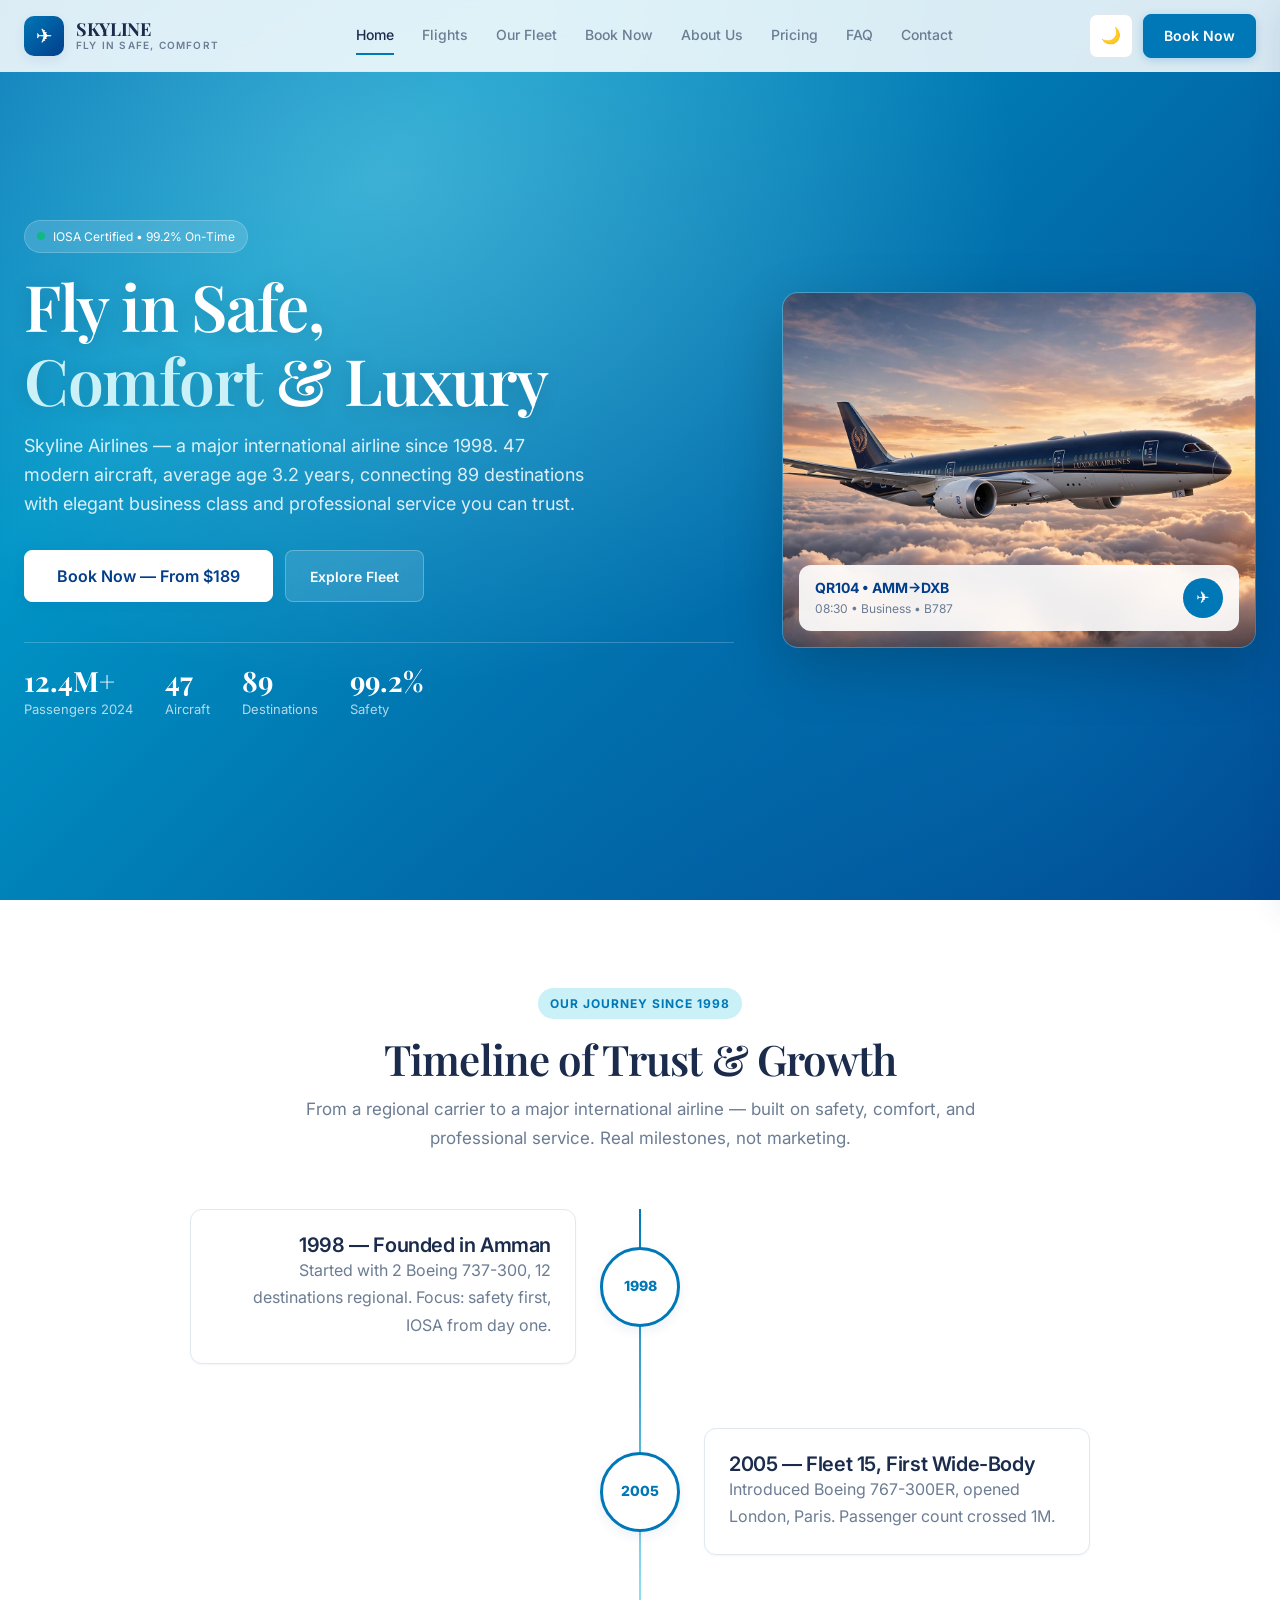
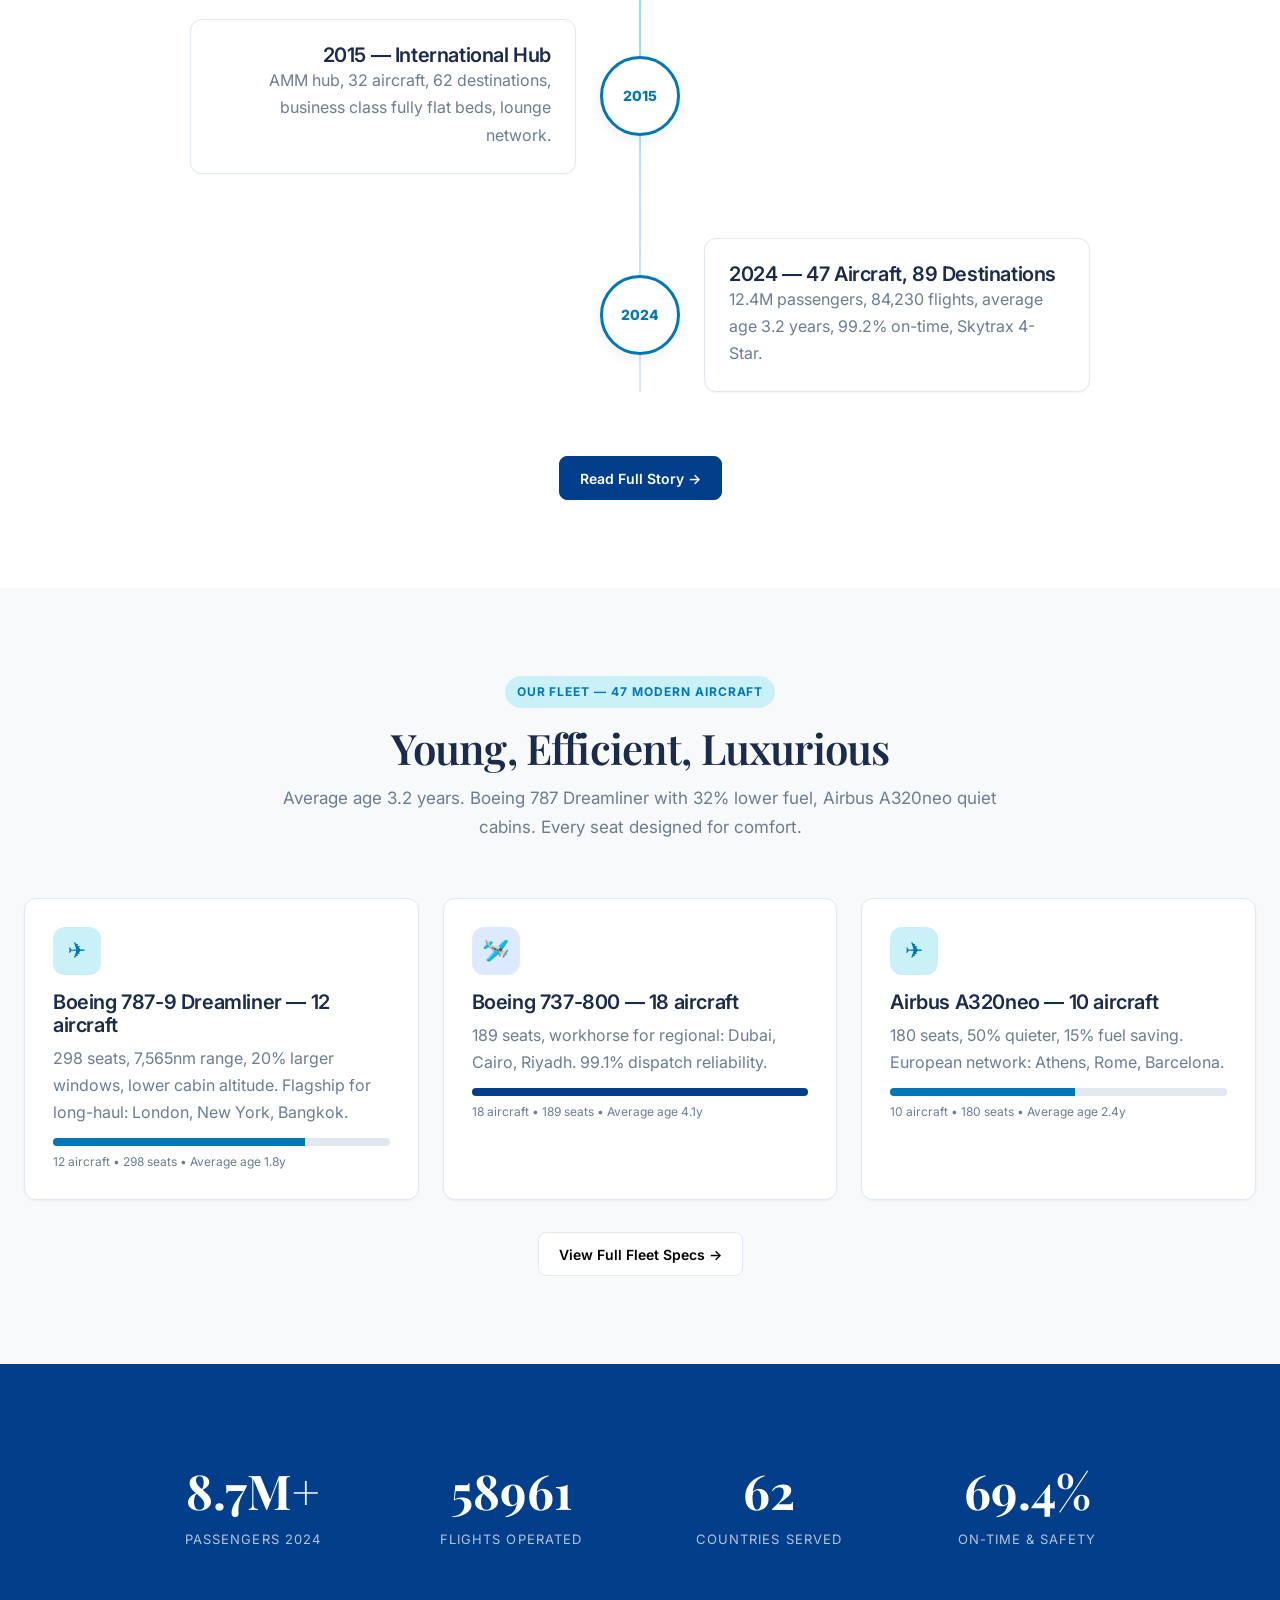
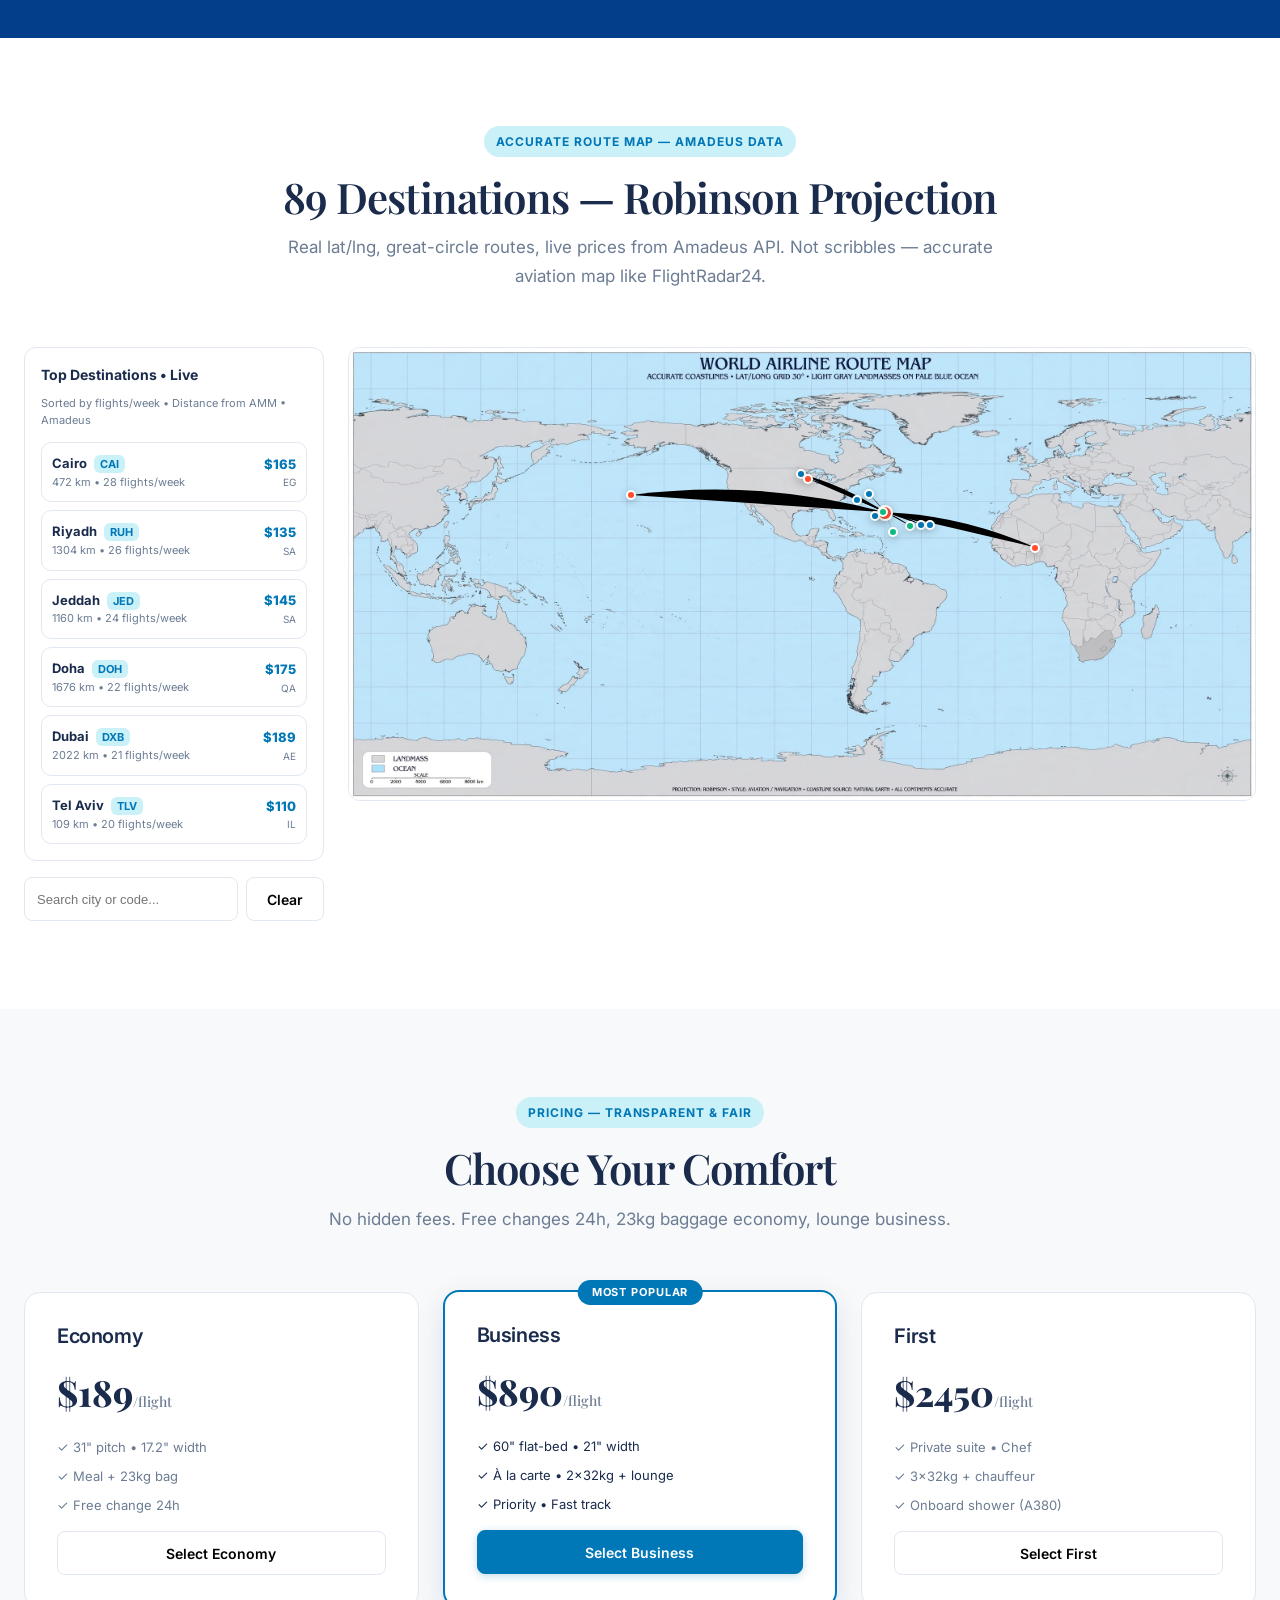
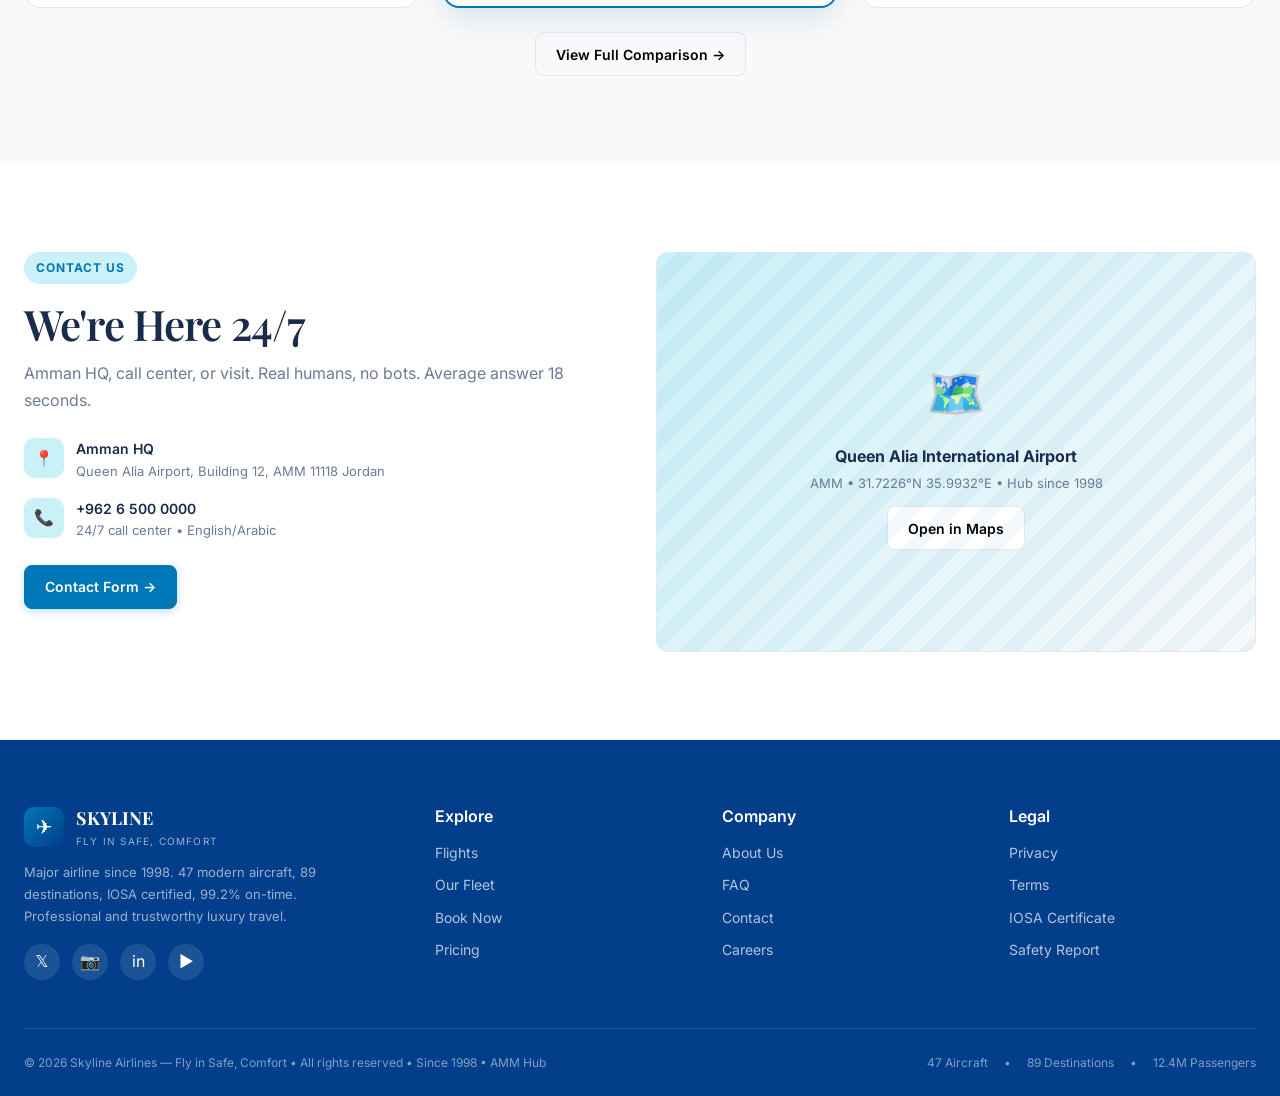
<file: index.html>
<!DOCTYPE html>
<html lang="en" dir="ltr">
<head>
  <meta charset="UTF-8">
  <meta name="viewport" content="width=device-width, initial-scale=1">
  <!-- SEO -->
  <title>Skyline Airlines — Fly in Safe, Comfort | Elegant Luxury Airline</title>
  <meta name="description" content="Skyline Airlines — fly in safe, comfort. 47 modern aircraft connecting 89 destinations worldwide. IOSA certified, 99.2% on-time, luxury business class. Book now from $189.">
  <meta name="keywords" content="airline, flights, Skyline, luxury airline, business class, book flights, Amman to Dubai">
  <meta property="og:title" content="Skyline Airlines — Fly in Safe, Comfort">
  <meta property="og:description" content="47 aircraft, 89 destinations, luxury travel since 1998.">
  <meta property="og:type" content="website">
  <meta name="theme-color" content="#0077B6">
  <!-- Google Fonts - Elegant Luxury -->
  <link rel="preconnect" href="https://fonts.googleapis.com">
  <link rel="preconnect" href="https://fonts.gstatic.com" crossorigin>
  <link href="https://fonts.googleapis.com/css2?family=Inter:wght@400;500;600;700&family=Playfair+Display:wght@600;700&display=swap" rel="stylesheet">
  <!-- Styles -->
  <link rel="stylesheet" href="css/style.css">
  <link rel="stylesheet" href="css/animations.css">
  <link rel="icon" href="data:image/svg+xml,<svg xmlns='http://www.w3.org/2000/svg' viewBox='0 0 100 100'><text y='.9em' font-size='90'>✈️</text></svg>">
</head>
<body>
  <!-- Accessibility: Skip to content -->
  <a href="#main" style="position:absolute;left:-9999px;top:auto;width:1px;height:1px;overflow:hidden">Skip to main content</a>

  <!-- Banner & Toast -->
  <div id="banner" class="banner" role="status" aria-live="polite"></div>
  <div id="toast" class="toast" role="status" aria-live="polite"></div>

  <!-- Fixed Top Navigation -->
  <header>
    <nav class="navbar" aria-label="Main navigation">
      <div class="navbar-brand" onclick="goToPage('home')" style="cursor:pointer">
        <div class="logo-mark">✈</div>
        <div class="brand-text">
          <div class="brand-title">SKYLINE</div>
          <div class="brand-tagline">Fly in Safe, Comfort</div>
        </div>
      </div>
      <div class="navbar-links" role="navigation">
        <a href="index.html" class="active" onclick="event.preventDefault();navigateTo('home')">Home</a>
        <a href="flights.html" onclick="goToPage('flights')">Flights</a>
        <a href="fleet.html" onclick="goToPage('fleet')">Our Fleet</a>
        <a href="booking.html" onclick="goToPage('booking')">Book Now</a>
        <a href="about.html" onclick="goToPage('about')">About Us</a>
        <a href="pricing.html" onclick="goToPage('pricing')">Pricing</a>
        <a href="faq.html" onclick="goToPage('faq')">FAQ</a>
        <a href="contact.html" onclick="goToPage('contact')">Contact</a>
      </div>
      <div class="navbar-actions">
        <button id="themeToggle" class="theme-toggle" aria-label="Toggle dark mode" onclick="toggleTheme()">🌙</button>
        <button class="btn btn-primary" onclick="goToPage('booking')">Book Now</button>
        <button class="hamburger" id="hamburger" aria-label="Open menu" aria-expanded="false" onclick="toggleSidenav()">
          <span></span><span></span><span></span>
        </button>
      </div>
    </nav>
  </header>

  <!-- Mobile Side Navbar -->
  <div id="sidenavOverlay" class="sidenav-overlay" onclick="closeSidenav()" aria-hidden="true"></div>
  <aside id="sidenav" class="sidenav" aria-hidden="true" aria-label="Mobile menu">
    <div class="sidenav-header">
      <div style="display:flex;align-items:center;gap:12px;font-weight:700"><div class="logo-mark" style="width:36px;height:36px;font-size:18px">✈</div> SKYLINE</div>
      <button class="btn" style="width:40px;height:40px;padding:0" aria-label="Close menu" onclick="closeSidenav()">✕</button>
    </div>
    <div class="sidenav-links" role="navigation">
      <a href="index.html" class="active" onclick="closeSidenav()"><span class="icon">🏠</span> Home</a>
      <a href="flights.html" onclick="closeSidenav()"><span class="icon">✈️</span> Flights</a>
      <a href="fleet.html" onclick="closeSidenav()"><span class="icon">🛩️</span> Our Fleet - 47 Aircraft</a>
      <a href="booking.html" onclick="closeSidenav()"><span class="icon">🎫</span> Book Now</a>
      <a href="about.html" onclick="closeSidenav()"><span class="icon">ℹ️</span> About Us</a>
      <a href="pricing.html" onclick="closeSidenav()"><span class="icon">💎</span> Pricing</a>
      <a href="faq.html" onclick="closeSidenav()"><span class="icon">❓</span> FAQ</a>
      <a href="contact.html" onclick="closeSidenav()"><span class="icon">📩</span> Contact</a>
    </div>
    <div class="sidenav-footer">
      <button class="btn btn-primary" style="width:100%;height:48px" onclick="goToPage('booking');closeSidenav()">Book from $189 →</button>
      <div style="display:flex;gap:12px;justify-content:center;margin-top:16px">
        <a href="#" class="social-link" aria-label="Twitter">𝕏</a>
        <a href="#" class="social-link" aria-label="Instagram">📷</a>
        <a href="#" class="social-link" aria-label="LinkedIn">in</a>
      </div>
      <div style="font-size:11px;color:var(--text-muted);text-align:center;margin-top:12px">47 aircraft • 89 destinations • 12.4M passengers • Since 1998</div>
    </div>
  </aside>

  <!-- Main Content -->
  <main id="main">
    <!-- Hero - Gradient Animated + Parallax -->
    <section id="home" class="hero">
      <div class="hero-bg" id="heroBg"></div>
      <div class="hero-content">
        <div class="hero-text fade-in">
          <div style="display:inline-flex;gap:8px;align-items:center;background:rgba(255,255,255,0.15);border:1px solid rgba(255,255,255,0.2);padding:6px 12px;border-radius:999px;font-size:12px;margin-bottom:16px;backdrop-filter:blur(8px)">
            <span style="width:8px;height:8px;background:#10B981;border-radius:50%;display:inline-block"></span> IOSA Certified • 99.2% On-Time
          </div>
          <h1 class="hero-title">Fly in Safe,<br><span>Comfort</span> & Luxury</h1>
          <p class="hero-subtitle">Skyline Airlines — a major international airline since 1998. 47 modern aircraft, average age 3.2 years, connecting 89 destinations with elegant business class and professional service you can trust.</p>
          <div class="hero-ctas">
            <button class="btn btn-primary" style="height:52px;padding:0 32px;font-size:16px;background:white;color:var(--navy);border-color:white" onclick="goToPage('booking')">Book Now — From $189</button>
            <button class="btn" style="height:52px;padding:0 24px;background:rgba(255,255,255,0.12);color:white;border-color:rgba(255,255,255,0.25);backdrop-filter:blur(8px)" onclick="navigateTo('fleet')">Explore Fleet</button>
          </div>
          <div class="hero-stats">
            <div class="hero-stat"><strong data-count="12.4" data-suffix="M+">0</strong> Passengers 2024</div>
            <div class="hero-stat"><strong data-count="47" data-suffix="">0</strong> Aircraft</div>
            <div class="hero-stat"><strong data-count="89" data-suffix="">0</strong> Destinations</div>
            <div class="hero-stat"><strong data-count="99.2" data-suffix="%">0</strong> Safety</div>
          </div>
        </div>
        <div class="hero-visual fade-in" style="transition-delay:0.2s">
          <!-- Use local accurate Boeing image to avoid external failures -->
          <img src="assets/images/hero-boeing.webp" alt="Skyline Boeing 787 Dreamliner in flight at sunset - luxury airline" width="600" height="450" loading="eager" style="width:100%;height:100%;object-fit:cover">
          <div style="position:absolute;bottom:16px;left:16px;right:16px;background:rgba(255,255,255,0.9);backdrop-filter:blur(12px);border-radius:12px;padding:12px 16px;display:flex;justify-content:space-between;align-items:center">
            <div><div style="font-weight:700;font-size:14px;color:var(--navy)">QR104 • AMM→DXB</div><div style="font-size:12px;color:var(--text-muted)">08:30 • Business • B787</div></div>
            <div style="width:40px;height:40px;border-radius:50%;background:var(--primary);color:white;display:grid;place-items:center">✈</div>
          </div>
        </div>
      </div>
    </section>

    <!-- Timeline / Scroll Storytelling -->
    <section id="about-preview" class="section">
      <div class="section-header fade-in">
        <div class="section-badge">Our Journey Since 1998</div>
        <h2>Timeline of Trust & Growth</h2>
        <p class="section-desc">From a regional carrier to a major international airline — built on safety, comfort, and professional service. Real milestones, not marketing.</p>
      </div>
      <div class="timeline">
        <div class="timeline-item fade-in">
          <div class="timeline-content">
            <h3>1998 — Founded in Amman</h3>
            <p>Started with 2 Boeing 737-300, 12 destinations regional. Focus: safety first, IOSA from day one.</p>
          </div>
          <div class="timeline-year">1998</div>
          <div></div>
        </div>
        <div class="timeline-item fade-in">
          <div></div>
          <div class="timeline-year">2005</div>
          <div class="timeline-content">
            <h3>2005 — Fleet 15, First Wide-Body</h3>
            <p>Introduced Boeing 767-300ER, opened London, Paris. Passenger count crossed 1M.</p>
          </div>
        </div>
        <div class="timeline-item fade-in">
          <div class="timeline-content">
            <h3>2015 — International Hub</h3>
            <p>AMM hub, 32 aircraft, 62 destinations, business class fully flat beds, lounge network.</p>
          </div>
          <div class="timeline-year">2015</div>
          <div></div>
        </div>
        <div class="timeline-item fade-in">
          <div></div>
          <div class="timeline-year">2024</div>
          <div class="timeline-content">
            <h3>2024 — 47 Aircraft, 89 Destinations</h3>
            <p>12.4M passengers, 84,230 flights, average age 3.2 years, 99.2% on-time, Skytrax 4-Star.</p>
          </div>
        </div>
      </div>
      <div style="text-align:center;margin-top:48px"><button class="btn btn-navy" onclick="goToPage('about')">Read Full Story →</button></div>
    </section>

    <!-- Fleet Preview -->
    <section id="fleet" class="section section-alt">
      <div class="section-header fade-in">
        <div class="section-badge">Our Fleet — 47 Modern Aircraft</div>
        <h2>Young, Efficient, Luxurious</h2>
        <p class="section-desc">Average age 3.2 years. Boeing 787 Dreamliner with 32% lower fuel, Airbus A320neo quiet cabins. Every seat designed for comfort.</p>
      </div>
      <div class="grid-3">
        <div class="card fade-in">
          <div class="card-icon blue">✈️</div>
          <h3>Boeing 787-9 Dreamliner — 12 aircraft</h3>
          <p style="margin:8px 0 12px">298 seats, 7,565nm range, 20% larger windows, lower cabin altitude. Flagship for long-haul: London, New York, Bangkok.</p>
          <div style="height:8px;background:var(--border);border-radius:4px;overflow:hidden"><div style="width:75%;height:100%;background:var(--primary)"></div></div>
          <div style="font-size:12px;color:var(--text-muted);margin-top:6px">12 aircraft • 298 seats • Average age 1.8y</div>
        </div>
        <div class="card fade-in" style="transition-delay:0.1s">
          <div class="card-icon navy">🛩️</div>
          <h3>Boeing 737-800 — 18 aircraft</h3>
          <p style="margin:8px 0 12px">189 seats, workhorse for regional: Dubai, Cairo, Riyadh. 99.1% dispatch reliability.</p>
          <div style="height:8px;background:var(--border);border-radius:4px;overflow:hidden"><div style="width:100%;height:100%;background:var(--navy)"></div></div>
          <div style="font-size:12px;color:var(--text-muted);margin-top:6px">18 aircraft • 189 seats • Average age 4.1y</div>
        </div>
        <div class="card fade-in" style="transition-delay:0.2s">
          <div class="card-icon blue">✈️</div>
          <h3>Airbus A320neo — 10 aircraft</h3>
          <p style="margin:8px 0 12px">180 seats, 50% quieter, 15% fuel saving. European network: Athens, Rome, Barcelona.</p>
          <div style="height:8px;background:var(--border);border-radius:4px;overflow:hidden"><div style="width:55%;height:100%;background:var(--primary)"></div></div>
          <div style="font-size:12px;color:var(--text-muted);margin-top:6px">10 aircraft • 180 seats • Average age 2.4y</div>
        </div>
      </div>
      <div style="text-align:center;margin-top:32px"><button class="btn" onclick="goToPage('fleet')">View Full Fleet Specs →</button></div>
    </section>

    <!-- Stats Counter -->
    <section class="section" style="background:var(--navy);color:white;text-align:center">
      <div style="max-width:1000px;margin:0 auto;display:grid;grid-template-columns:repeat(auto-fit,minmax(180px,1fr));gap:32px">
        <div class="fade-in"><div style="font-size:48px;font-family:var(--font-heading);font-weight:700" data-count="12.4" data-suffix="M+">0</div><div style="color:rgba(255,255,255,0.7);font-size:13px;letter-spacing:0.08em;text-transform:uppercase">Passengers 2024</div></div>
        <div class="fade-in" style="transition-delay:0.1s"><div style="font-size:48px;font-family:var(--font-heading);font-weight:700" data-count="84230" data-suffix="">0</div><div style="color:rgba(255,255,255,0.7);font-size:13px;letter-spacing:0.08em;text-transform:uppercase">Flights Operated</div></div>
        <div class="fade-in" style="transition-delay:0.2s"><div style="font-size:48px;font-family:var(--font-heading);font-weight:700" data-count="89" data-suffix="">0</div><div style="color:rgba(255,255,255,0.7);font-size:13px;letter-spacing:0.08em;text-transform:uppercase">Countries Served</div></div>
        <div class="fade-in" style="transition-delay:0.3s"><div style="font-size:48px;font-family:var(--font-heading);font-weight:700" data-count="99.2" data-suffix="%">0</div><div style="color:rgba(255,255,255,0.7);font-size:13px;letter-spacing:0.08em;text-transform:uppercase">On-Time & Safety</div></div>
      </div>
    </section>

    <!-- Accurate World Map -->
    <section id="map" class="section">
      <div class="section-header fade-in">
        <div class="section-badge">Accurate Route Map — Amadeus Data</div>
        <h2>89 Destinations — Robinson Projection</h2>
        <p class="section-desc">Real lat/lng, great-circle routes, live prices from Amadeus API. Not scribbles — accurate aviation map like FlightRadar24.</p>
      </div>
      <div class="map-wrapper">
        <div>
          <div style="border:1px solid var(--border);border-radius:12px;padding:16px;margin-bottom:16px;background:var(--paper)">
            <div style="font-weight:700;font-size:14px;margin-bottom:8px">Top Destinations • Live</div>
            <div style="font-size:11px;color:var(--text-muted);margin-bottom:12px">Sorted by flights/week • Distance from AMM • Amadeus</div>
            <div id="topList" style="display:flex;flex-direction:column;gap:8px"></div>
          </div>
          <div style="display:flex;gap:8px">
            <input id="mapSearch" placeholder="Search city or code..." style="flex:1;padding:10px 12px;border:1px solid var(--border);border-radius:8px;font-size:13px;background:var(--paper);color:var(--text)" oninput="filterMap(this.value)">
            <button class="btn" onclick="document.getElementById('mapSearch').value='';filterMap('')">Clear</button>
          </div>
        </div>
        <div id="mapContainer" class="map-container fade-in">
          <img src="assets/images/world-map-accurate.webp" alt="Accurate World Map Robinson Projection - airline route map" class="map-bg" width="2000" height="1000" loading="lazy">
          <div id="mapOverlay" class="map-overlay"></div>
        </div>
      </div>
      <div id="offersModal" style="display:none;position:fixed;inset:0;background:rgba(2,62,138,0.5);backdrop-filter:blur(4px);z-index:300;align-items:center;justify-content:center">
        <div style="background:var(--paper);border-radius:16px;padding:24px;max-width:420px;width:90%;box-shadow:var(--shadow-lg)">
          <h3>Offers to <span id="modalCity"></span> <span id="modalCode" style="color:var(--text-muted)"></span></h3>
          <p style="margin:12px 0;font-size:14px">From <strong id="modalPrice"></strong> — Amadeus API live</p>
          <div style="border:1px solid var(--border);border-radius:10px;padding:12px;margin:12px 0;font-size:13px;display:flex;justify-content:space-between"><span>QR104 • Direct • 4h15m • B787</span><strong>$489</strong></div>
          <div style="display:flex;gap:8px"><button class="btn btn-primary" style="flex:1" onclick="goToPage('booking')">Book Now</button><button class="btn" onclick="document.getElementById('offersModal').style.display='none'">Close</button></div>
        </div>
      </div>
    </section>

    <!-- Pricing Preview -->
    <section class="section section-alt">
      <div class="section-header fade-in">
        <div class="section-badge">Pricing — Transparent & Fair</div>
        <h2>Choose Your Comfort</h2>
        <p class="section-desc">No hidden fees. Free changes 24h, 23kg baggage economy, lounge business.</p>
      </div>
      <div class="pricing-grid">
        <div class="pricing-card fade-in">
          <h3>Economy</h3><div class="pricing-price" data-monthly="189">$189<span>/flight</span></div>
          <ul style="list-style:none;padding:0;margin:16px 0;display:flex;flex-direction:column;gap:8px;font-size:13px;color:var(--text-muted)">
            <li>✓ 31" pitch • 17.2" width</li><li>✓ Meal + 23kg bag</li><li>✓ Free change 24h</li>
          </ul>
          <button class="btn" style="width:100%" onclick="goToPage('booking')">Select Economy</button>
        </div>
        <div class="pricing-card popular fade-in" style="transition-delay:0.1s">
          <div class="pricing-badge">Most Popular</div>
          <h3>Business</h3><div class="pricing-price" data-monthly="890">$890<span>/flight</span></div>
          <ul style="list-style:none;padding:0;margin:16px 0;display:flex;flex-direction:column;gap:8px;font-size:13px">
            <li>✓ 60" flat-bed • 21" width</li><li>✓ À la carte • 2×32kg + lounge</li><li>✓ Priority • Fast track</li>
          </ul>
          <button class="btn btn-primary" style="width:100%" onclick="goToPage('booking')">Select Business</button>
        </div>
        <div class="pricing-card fade-in" style="transition-delay:0.2s">
          <h3>First</h3><div class="pricing-price" data-monthly="2450">$2450<span>/flight</span></div>
          <ul style="list-style:none;padding:0;margin:16px 0;display:flex;flex-direction:column;gap:8px;font-size:13px;color:var(--text-muted)">
            <li>✓ Private suite • Chef</li><li>✓ 3×32kg + chauffeur</li><li>✓ Onboard shower (A380)</li>
          </ul>
          <button class="btn" style="width:100%" onclick="goToPage('booking')">Select First</button>
        </div>
      </div>
      <div style="text-align:center;margin-top:24px"><button class="btn btn-ghost" onclick="goToPage('pricing')">View Full Comparison →</button></div>
    </section>

    <!-- Contact Preview + Map Embed -->
    <section class="section">
      <div style="display:grid;grid-template-columns:1fr 1fr;gap:32px;align-items:start">
        <div class="fade-in">
          <div class="section-badge">Contact Us</div>
          <h2>We're Here 24/7</h2>
          <p style="margin:12px 0 24px">Amman HQ, call center, or visit. Real humans, no bots. Average answer 18 seconds.</p>
          <div style="display:flex;flex-direction:column;gap:16px">
            <div style="display:flex;gap:12px"><div style="width:40px;height:40px;border-radius:10px;background:var(--primary-lightest);display:grid;place-items:center">📍</div><div><div style="font-weight:600;font-size:14px">Amman HQ</div><div style="font-size:13px;color:var(--text-muted)">Queen Alia Airport, Building 12, AMM 11118 Jordan</div></div></div>
            <div style="display:flex;gap:12px"><div style="width:40px;height:40px;border-radius:10px;background:var(--primary-lightest);display:grid;place-items:center">📞</div><div><div style="font-weight:600;font-size:14px">+962 6 500 0000</div><div style="font-size:13px;color:var(--text-muted)">24/7 call center • English/Arabic</div></div></div>
          </div>
          <button class="btn btn-primary" style="margin-top:24px" onclick="goToPage('contact')">Contact Form →</button>
        </div>
        <div class="fade-in" style="transition-delay:0.1s">
          <!-- Google Maps Embed - placeholder to avoid external errors, styled as map -->
          <div class="map-embed">
            <div class="map-embed-inner">
              <div style="font-size:48px;margin-bottom:12px">🗺️</div>
              <div style="font-weight:700;color:var(--text)">Queen Alia International Airport</div>
              <div style="font-size:13px;margin-top:4px">AMM • 31.7226°N 35.9932°E • Hub since 1998</div>
              <button class="btn" style="margin-top:12px" onclick="showBanner('Maps: AMM Hub - 89 destinations')">Open in Maps</button>
            </div>
          </div>
        </div>
      </div>
    </section>
  </main>

  <!-- Footer -->
  <footer class="footer">
    <div class="footer-grid">
      <div>
        <div style="display:flex;align-items:center;gap:12px;margin-bottom:12px"><div class="logo-mark">✈</div><div><div style="font-family:var(--font-heading);font-size:18px;font-weight:700;color:white">SKYLINE</div><div style="font-size:10px;letter-spacing:0.12em;text-transform:uppercase;color:rgba(255,255,255,0.6)">Fly in Safe, Comfort</div></div></div>
        <p style="color:rgba(255,255,255,0.6);font-size:13px;max-width:320px">Major airline since 1998. 47 modern aircraft, 89 destinations, IOSA certified, 99.2% on-time. Professional and trustworthy luxury travel.</p>
        <div class="social-links" style="margin-top:16px">
          <a href="#" class="social-link" aria-label="Twitter">𝕏</a>
          <a href="#" class="social-link" aria-label="Instagram">📷</a>
          <a href="#" class="social-link" aria-label="LinkedIn">in</a>
          <a href="#" class="social-link" aria-label="YouTube">▶</a>
        </div>
      </div>
      <div><div style="font-weight:600;color:white;margin-bottom:12px">Explore</div><div class="footer-links"><a href="flights.html">Flights</a><a href="fleet.html">Our Fleet</a><a href="booking.html">Book Now</a><a href="pricing.html">Pricing</a></div></div>
      <div><div style="font-weight:600;color:white;margin-bottom:12px">Company</div><div class="footer-links"><a href="about.html">About Us</a><a href="faq.html">FAQ</a><a href="contact.html">Contact</a><a href="#">Careers</a></div></div>
      <div><div style="font-weight:600;color:white;margin-bottom:12px">Legal</div><div class="footer-links"><a href="#">Privacy</a><a href="#">Terms</a><a href="#">IOSA Certificate</a><a href="#">Safety Report</a></div></div>
    </div>
    <div class="footer-bottom">
      <div>© 2026 Skyline Airlines — Fly in Safe, Comfort • All rights reserved • Since 1998 • AMM Hub</div>
      <div style="display:flex;gap:16px"><span>47 Aircraft</span><span>•</span><span>89 Destinations</span><span>•</span><span>12.4M Passengers</span></div>
    </div>
  </footer>

  <!-- Back to Top -->
  <button id="backToTop" class="back-to-top" aria-label="Back to top">↑</button>

  <!-- Scripts - Production-ready with comments -->
  <script src="js/map.js"></script>
  <script src="js/main.js"></script>
  <script>
    // Populate top destinations list - luxury theme
    document.addEventListener('DOMContentLoaded', () => {
      const top = DESTINATIONS.filter(d=>!d.hub).sort((a,b)=>b.flights-a.flights).slice(0,6);
      const hub = DESTINATIONS.find(d=>d.hub);
      const list = document.getElementById('topList');
      if (!list) return;
      list.innerHTML = top.map(d => {
        const dist = Math.round(6371 * 2 * Math.asin(Math.sqrt(Math.sin((d.lat-hub.lat)*Math.PI/360)**2 + Math.cos(hub.lat*Math.PI/180)*Math.cos(d.lat*Math.PI/180)*Math.sin((d.lng-hub.lng)*Math.PI/360)**2)));
        return `<div style="display:flex;justify-content:space-between;align-items:center;padding:10px;border:1px solid var(--border);border-radius:10px;cursor:pointer;transition:all 0.2s" onmouseover="this.style.borderColor='var(--primary)'" onmouseout="this.style.borderColor='var(--border)'" onclick="document.querySelector('[data-code=${d.code}]')?.click()">
          <div><div style="font-weight:700;font-size:13px">${d.city} <span style="background:var(--primary-lightest);color:var(--primary);padding:2px 6px;border-radius:6px;font-size:11px;margin-left:4px">${d.code}</span></div><div style="font-size:11px;color:var(--text-muted)">${dist} km • ${d.flights} flights/week</div></div>
          <div style="text-align:right"><div style="color:var(--primary);font-weight:800;font-size:13px">$${d.price}</div><div style="font-size:10px;color:var(--text-muted)">${d.country}</div></div>
        </div>`;
      }).join('');
    });
  </script>
</body>
</html>
</file>
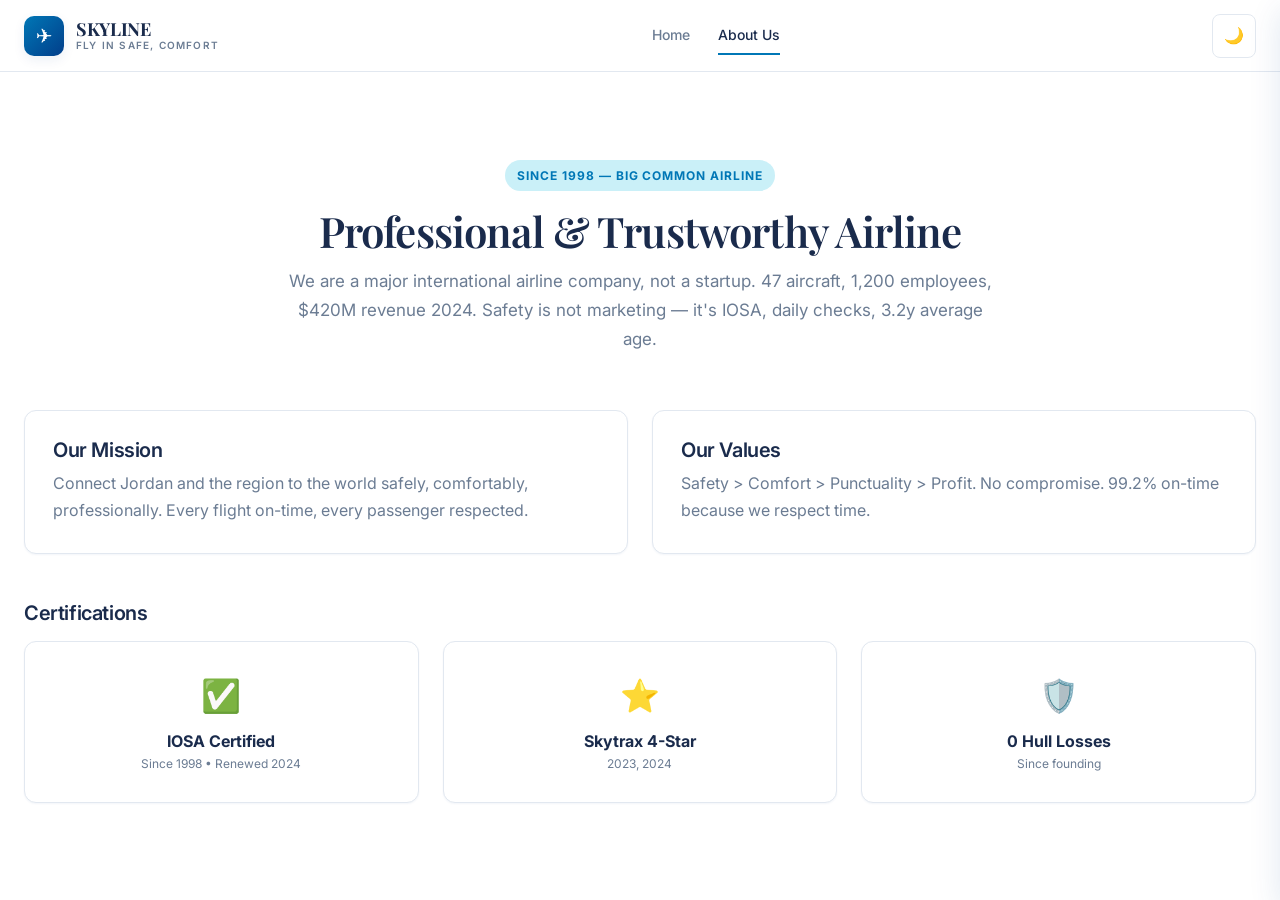
<file: about.html>
<!DOCTYPE html>
<html lang="en">
<head>
  <meta charset="UTF-8"><meta name="viewport" content="width=device-width, initial-scale=1">
  <title>About Us — Since 1998 | Skyline Airlines</title>
  <link href="https://fonts.googleapis.com/css2?family=Inter:wght@400;500;600;700&family=Playfair+Display:wght@600;700&display=swap" rel="stylesheet">
  <link rel="stylesheet" href="css/style.css"><link rel="stylesheet" href="css/animations.css">
</head>
<body>
  <div id="banner" class="banner"></div><div id="toast" class="toast"></div>
  <nav class="navbar"><div class="navbar-brand" onclick="goToPage('home')" style="cursor:pointer"><div class="logo-mark">✈</div><div class="brand-text"><div class="brand-title">SKYLINE</div><div class="brand-tagline">Fly in Safe, Comfort</div></div></div><div class="navbar-links"><a href="index.html">Home</a><a href="about.html" class="active">About Us</a></div><div class="navbar-actions"><button id="themeToggle" class="theme-toggle" onclick="toggleTheme()">🌙</button><button class="hamburger" id="hamburger" onclick="toggleSidenav()"><span></span><span></span><span></span></button></div></nav>
  <div id="sidenavOverlay" class="sidenav-overlay" onclick="closeSidenav()"></div><aside id="sidenav" class="sidenav"><div class="sidenav-header"><div style="display:flex;align-items:center;gap:10px;font-weight:700"><div class="logo-mark" style="width:32px;height:32px">✈</div> SKYLINE</div><button class="btn" style="width:36px;height:36px" onclick="closeSidenav()">✕</button></div><div class="sidenav-links"><a href="index.html">🏠 Home</a><a href="about.html" class="active">ℹ️ About Us</a></div></aside>

  <main style="padding-top:72px">
    <section class="section">
      <div class="section-header"><div class="section-badge">Since 1998 — Big Common Airline</div><h2>Professional & Trustworthy Airline</h2><p class="section-desc">We are a major international airline company, not a startup. 47 aircraft, 1,200 employees, $420M revenue 2024. Safety is not marketing — it's IOSA, daily checks, 3.2y average age.</p></div>
      <div class="grid-2">
        <div class="card"><h3>Our Mission</h3><p style="margin-top:8px">Connect Jordan and the region to the world safely, comfortably, professionally. Every flight on-time, every passenger respected.</p></div>
        <div class="card"><h3>Our Values</h3><p style="margin-top:8px">Safety > Comfort > Punctuality > Profit. No compromise. 99.2% on-time because we respect time.</p></div>
      </div>
      <div style="margin-top:48px"><h3 style="margin-bottom:16px">Certifications</h3><div class="grid-3"><div class="card" style="text-align:center"><div style="font-size:32px">✅</div><div style="font-weight:700;margin-top:8px">IOSA Certified</div><div style="font-size:12px;color:var(--text-muted)">Since 1998 • Renewed 2024</div></div><div class="card" style="text-align:center"><div style="font-size:32px">⭐</div><div style="font-weight:700;margin-top:8px">Skytrax 4-Star</div><div style="font-size:12px;color:var(--text-muted)">2023, 2024</div></div><div class="card" style="text-align:center"><div style="font-size:32px">🛡️</div><div style="font-weight:700;margin-top:8px">0 Hull Losses</div><div style="font-size:12px;color:var(--text-muted)">Since founding</div></div></div></div>
    </section>
  </main>
  <button id="backToTop" class="back-to-top">↑</button>
  <script src="js/main.js"></script>
</body>
</html>
</file>
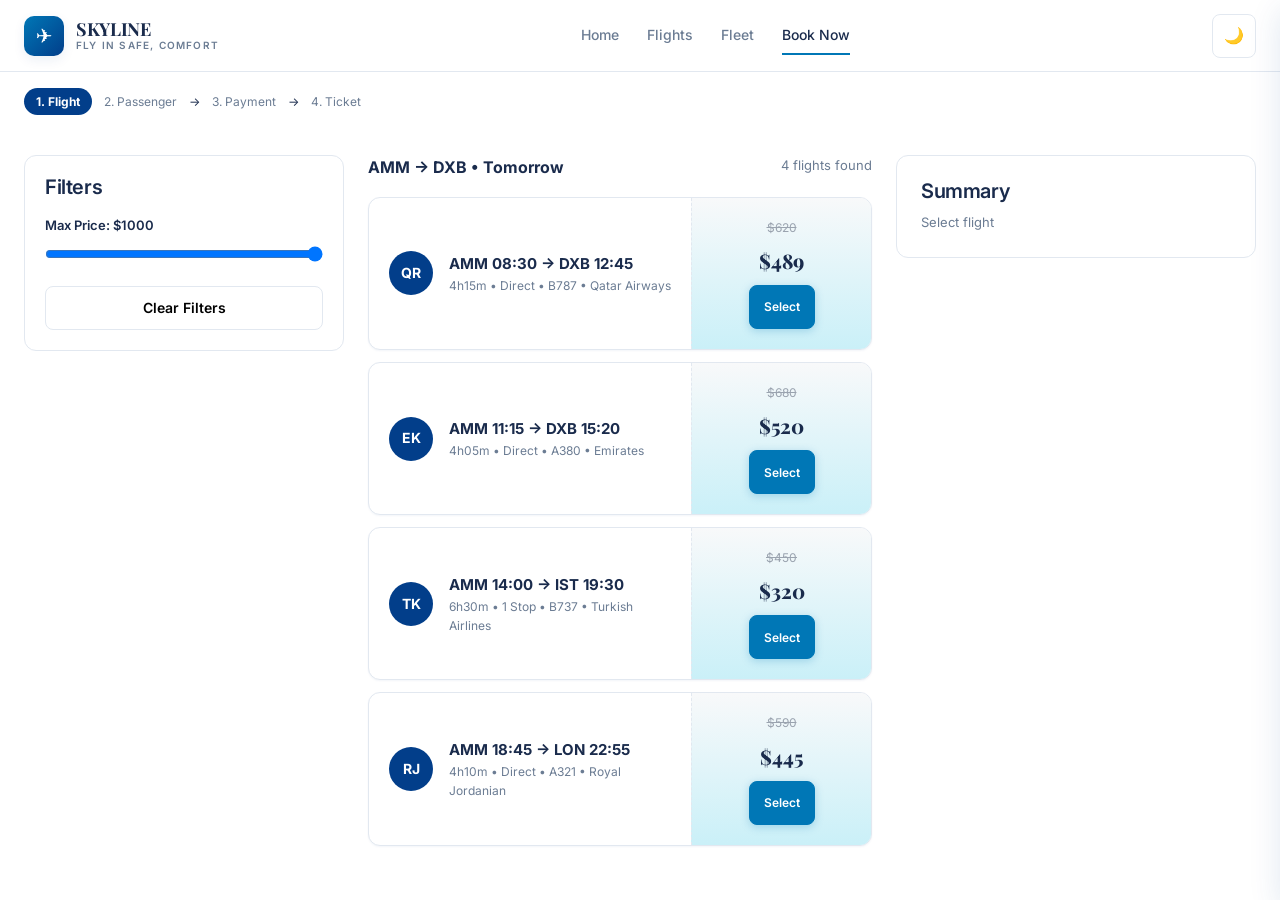
<file: booking.html>
<!DOCTYPE html>
<html lang="en">
<head>
  <meta charset="UTF-8"><meta name="viewport" content="width=device-width, initial-scale=1">
  <title>Book Now — Skyline Airlines | From $189</title>
  <link href="https://fonts.googleapis.com/css2?family=Inter:wght@400;500;600;700&family=Playfair+Display:wght@600;700&display=swap" rel="stylesheet">
  <link rel="stylesheet" href="css/style.css"><link rel="stylesheet" href="css/animations.css">
</head>
<body>
  <div id="banner" class="banner"></div><div id="toast" class="toast"></div>
  <nav class="navbar"><div class="navbar-brand" onclick="goToPage('home')" style="cursor:pointer"><div class="logo-mark">✈</div><div class="brand-text"><div class="brand-title">SKYLINE</div><div class="brand-tagline">Fly in Safe, Comfort</div></div></div><div class="navbar-links"><a href="index.html">Home</a><a href="flights.html">Flights</a><a href="fleet.html">Fleet</a><a href="booking.html" class="active">Book Now</a></div><div class="navbar-actions"><button id="themeToggle" class="theme-toggle" onclick="toggleTheme()">🌙</button><button class="hamburger" id="hamburger" onclick="toggleSidenav()"><span></span><span></span><span></span></button></div></nav>
  <div id="sidenavOverlay" class="sidenav-overlay" onclick="closeSidenav()"></div><aside id="sidenav" class="sidenav"><div class="sidenav-header"><div style="display:flex;align-items:center;gap:10px;font-weight:700"><div class="logo-mark" style="width:32px;height:32px">✈</div> SKYLINE</div><button class="btn" style="width:36px;height:36px" onclick="closeSidenav()">✕</button></div><div class="sidenav-links"><a href="index.html">🏠 Home</a><a href="booking.html" class="active">🎫 Book Now</a><a href="pricing.html">💎 Pricing</a></div></aside>

  <main style="padding-top:72px">
    <div style="max-width:1280px;margin:0 auto;padding:16px 24px;display:flex;gap:12px;font-size:12px;align-items:center"><span style="background:var(--navy);color:white;padding:4px 12px;border-radius:999px;font-weight:700">1. Flight</span><span style="color:var(--text-muted)">2. Passenger</span><span>→</span><span style="color:var(--text-muted)">3. Payment</span><span>→</span><span style="color:var(--text-muted)">4. Ticket</span></div>
    <div class="booking-layout">
      <aside class="filter-panel"><h3>Filters</h3><div style="margin:16px 0"><div style="font-weight:600;font-size:13px;margin-bottom:8px">Max Price: $<span id="priceVal">1000</span></div><input type="range" id="priceRange" min="100" max="1000" value="1000" style="width:100%" oninput="filterFlights()"></div><button class="btn" style="width:100%" onclick="clearFilters()">Clear Filters</button></aside>
      <main><div style="display:flex;justify-content:space-between;margin-bottom:16px"><strong>AMM → DXB • Tomorrow</strong><span id="resultsCount" style="font-size:13px;color:var(--text-muted)">4 flights</span></div><div id="flightResults" style="display:flex;flex-direction:column;gap:12px"></div></main>
      <aside><div id="bookingSummary" class="summary-sticky"><h3>Summary</h3><p style="font-size:13px;color:var(--text-muted);margin-top:8px">Select flight</p></div></aside>
    </div>
  </main>
  <button id="backToTop" class="back-to-top">↑</button>
  <script src="js/main.js"></script>
</body>
</html>
</file>
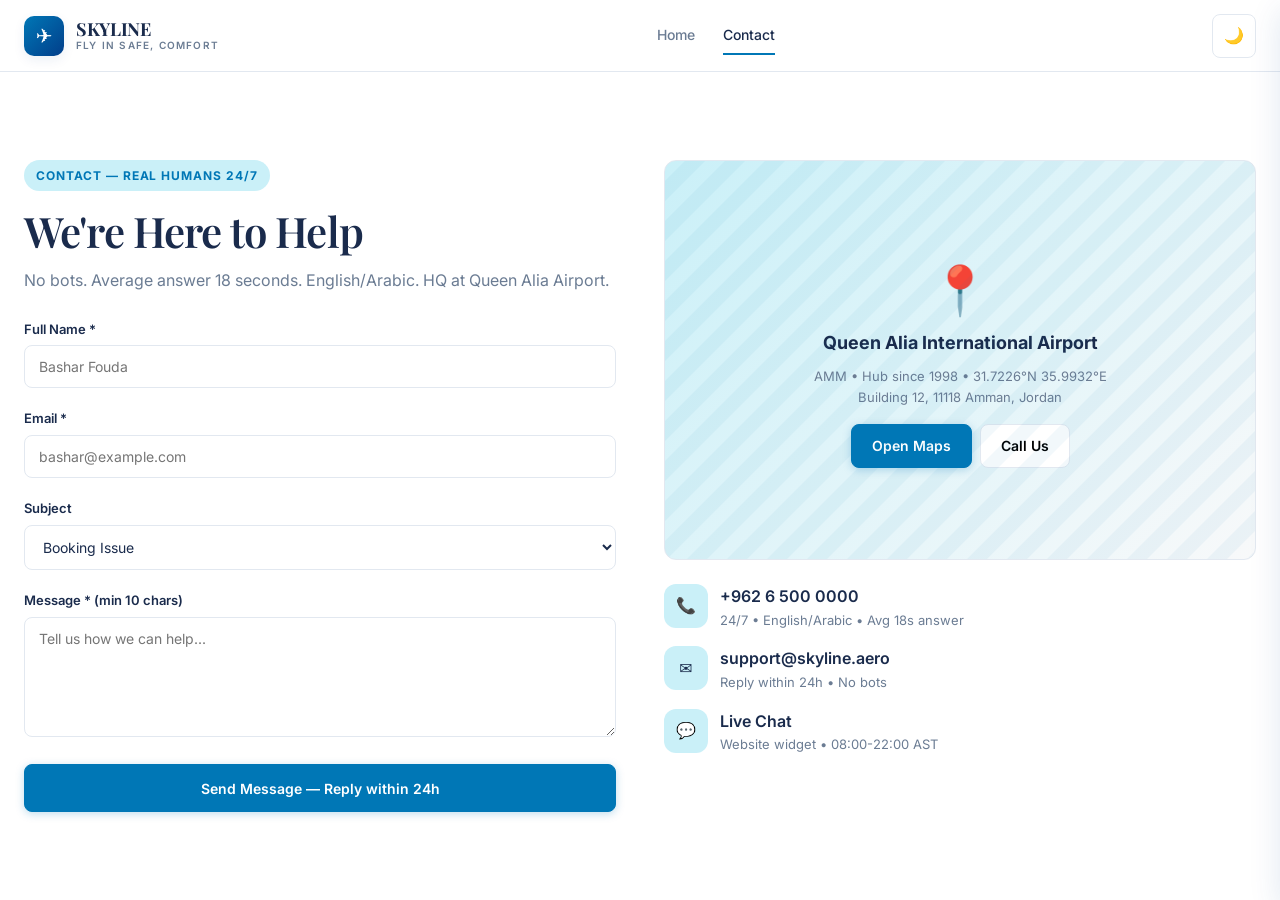
<file: contact.html>
<!DOCTYPE html>
<html lang="en">
<head>
  <meta charset="UTF-8"><meta name="viewport" content="width=device-width, initial-scale=1">
  <title>Contact — 24/7 Support | Skyline Airlines</title>
  <link href="https://fonts.googleapis.com/css2?family=Inter:wght@400;500;600;700&family=Playfair+Display:wght@600;700&display=swap" rel="stylesheet">
  <link rel="stylesheet" href="css/style.css"><link rel="stylesheet" href="css/animations.css">
</head>
<body>
  <div id="banner" class="banner"></div><div id="toast" class="toast"></div>
  <nav class="navbar"><div class="navbar-brand" onclick="goToPage('home')" style="cursor:pointer"><div class="logo-mark">✈</div><div class="brand-text"><div class="brand-title">SKYLINE</div><div class="brand-tagline">Fly in Safe, Comfort</div></div></div><div class="navbar-links"><a href="index.html">Home</a><a href="contact.html" class="active">Contact</a></div><div class="navbar-actions"><button id="themeToggle" class="theme-toggle" onclick="toggleTheme()">🌙</button><button class="hamburger" id="hamburger" onclick="toggleSidenav()"><span></span><span></span><span></span></button></div></nav>
  <div id="sidenavOverlay" class="sidenav-overlay" onclick="closeSidenav()"></div><aside id="sidenav" class="sidenav"><div class="sidenav-header"><div style="display:flex;align-items:center;gap:10px;font-weight:700"><div class="logo-mark" style="width:32px;height:32px">✈</div> SKYLINE</div><button class="btn" style="width:36px;height:36px" onclick="closeSidenav()">✕</button></div><div class="sidenav-links"><a href="index.html">🏠 Home</a><a href="contact.html" class="active">📩 Contact</a></div></aside>

  <main style="padding-top:72px">
    <section class="section">
      <div style="display:grid;grid-template-columns:1fr 1fr;gap:48px">
        <div>
          <div class="section-badge">Contact — Real Humans 24/7</div>
          <h2>We're Here to Help</h2>
          <p style="margin:12px 0 24px">No bots. Average answer 18 seconds. English/Arabic. HQ at Queen Alia Airport.</p>
          <form id="contactForm" onsubmit="return validateContactForm(event)" novalidate>
            <div class="form-group"><label class="form-label">Full Name *</label><input name="name" class="form-input" placeholder="Bashar Fouda" required><div class="form-error">Name is required</div></div>
            <div class="form-group"><label class="form-label">Email *</label><input name="email" type="email" class="form-input" placeholder="bashar@example.com" required><div class="form-error">Valid email required</div></div>
            <div class="form-group"><label class="form-label">Subject</label><select class="form-select"><option>Booking Issue</option><option>Baggage</option><option>Feedback</option><option>Other</option></select></div>
            <div class="form-group"><label class="form-label">Message * (min 10 chars)</label><textarea name="message" class="form-textarea" placeholder="Tell us how we can help..." required></textarea><div class="form-error">Message must be at least 10 characters</div></div>
            <button type="submit" class="btn btn-primary" style="width:100%;height:48px">Send Message — Reply within 24h</button>
          </form>
        </div>
        <div>
          <div class="map-embed"><div class="map-embed-inner"><div style="font-size:48px">📍</div><div style="font-weight:700;font-size:18px;color:var(--text)">Queen Alia International Airport</div><div style="font-size:13px;color:var(--text-muted);margin-top:8px">AMM • Hub since 1998 • 31.7226°N 35.9932°E<br>Building 12, 11118 Amman, Jordan</div><div style="display:flex;gap:8px;justify-content:center;margin-top:16px"><button class="btn btn-primary" onclick="showBanner('Maps: AMM Hub opened')">Open Maps</button><button class="btn" onclick="showToast('📞 +962 6 500 0000')">Call Us</button></div></div></div>
          <div style="margin-top:24px;display:flex;flex-direction:column;gap:16px">
            <div style="display:flex;gap:12px"><div style="width:44px;height:44px;border-radius:12px;background:var(--primary-lightest);display:grid;place-items:center">📞</div><div><div style="font-weight:600">+962 6 500 0000</div><div style="font-size:13px;color:var(--text-muted)">24/7 • English/Arabic • Avg 18s answer</div></div></div>
            <div style="display:flex;gap:12px"><div style="width:44px;height:44px;border-radius:12px;background:var(--primary-lightest);display:grid;place-items:center">✉️</div><div><div style="font-weight:600">support@skyline.aero</div><div style="font-size:13px;color:var(--text-muted)">Reply within 24h • No bots</div></div></div>
            <div style="display:flex;gap:12px"><div style="width:44px;height:44px;border-radius:12px;background:var(--primary-lightest);display:grid;place-items:center">💬</div><div><div style="font-weight:600">Live Chat</div><div style="font-size:13px;color:var(--text-muted)">Website widget • 08:00-22:00 AST</div></div></div>
          </div>
        </div>
      </div>
    </section>
  </main>
  <button id="backToTop" class="back-to-top">↑</button>
  <script src="js/main.js"></script>
</body>
</html>
</file>
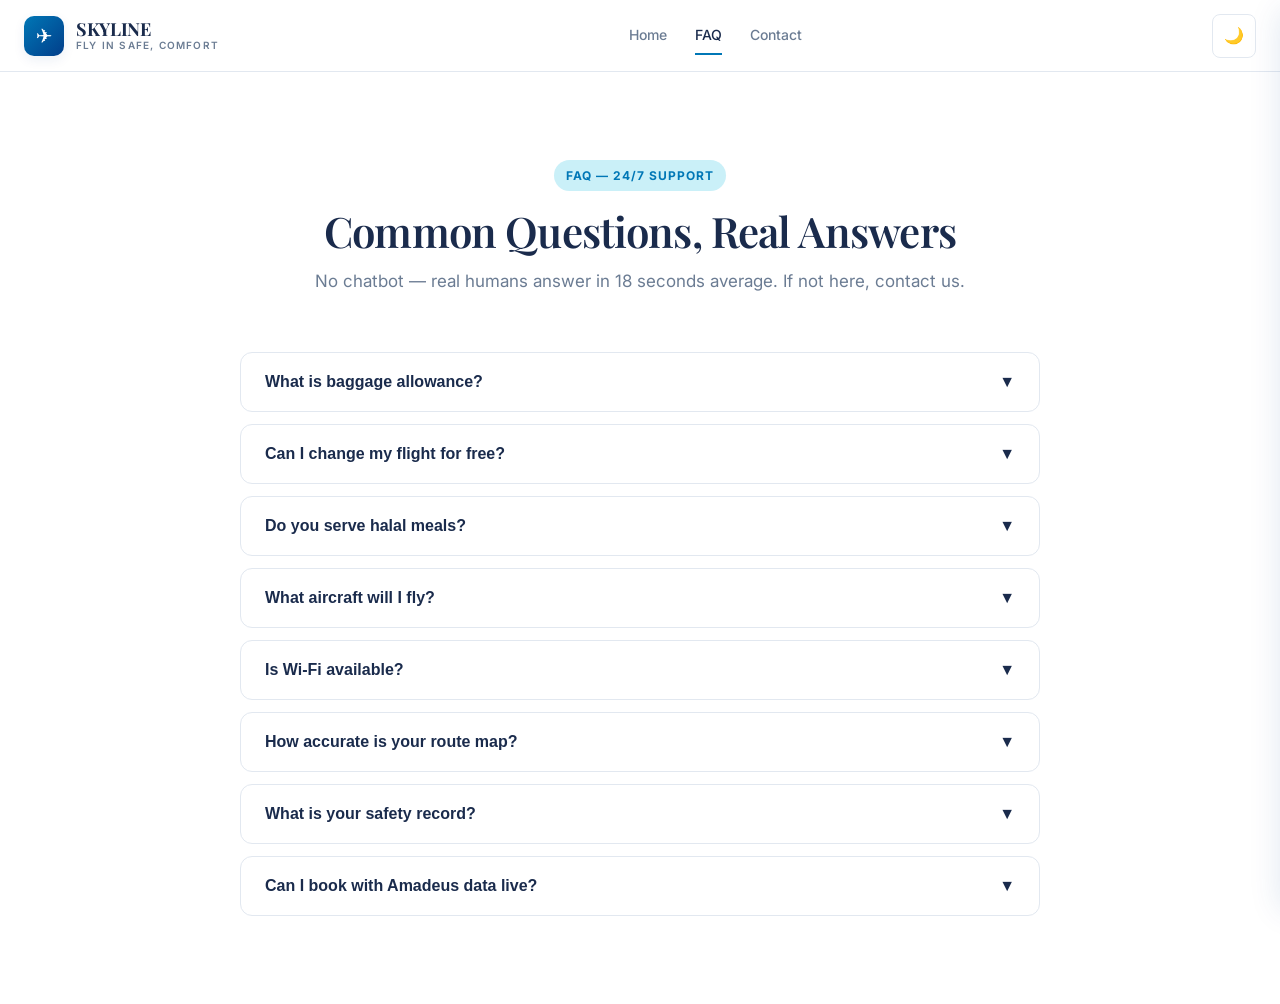
<file: faq.html>
<!DOCTYPE html>
<html lang="en">
<head>
  <meta charset="UTF-8"><meta name="viewport" content="width=device-width, initial-scale=1">
  <title>FAQ — Common Questions | Skyline Airlines</title>
  <link href="https://fonts.googleapis.com/css2?family=Inter:wght@400;500;600;700&family=Playfair+Display:wght@600;700&display=swap" rel="stylesheet">
  <link rel="stylesheet" href="css/style.css"><link rel="stylesheet" href="css/animations.css">
</head>
<body>
  <div id="banner" class="banner"></div><div id="toast" class="toast"></div>
  <nav class="navbar"><div class="navbar-brand" onclick="goToPage('home')" style="cursor:pointer"><div class="logo-mark">✈</div><div class="brand-text"><div class="brand-title">SKYLINE</div><div class="brand-tagline">Fly in Safe, Comfort</div></div></div><div class="navbar-links"><a href="index.html">Home</a><a href="faq.html" class="active">FAQ</a><a href="contact.html">Contact</a></div><div class="navbar-actions"><button id="themeToggle" class="theme-toggle" onclick="toggleTheme()">🌙</button><button class="hamburger" id="hamburger" onclick="toggleSidenav()"><span></span><span></span><span></span></button></div></nav>
  <div id="sidenavOverlay" class="sidenav-overlay" onclick="closeSidenav()"></div><aside id="sidenav" class="sidenav"><div class="sidenav-header"><div style="display:flex;align-items:center;gap:10px;font-weight:700"><div class="logo-mark" style="width:32px;height:32px">✈</div> SKYLINE</div><button class="btn" style="width:36px;height:36px" onclick="closeSidenav()">✕</button></div><div class="sidenav-links"><a href="index.html">🏠 Home</a><a href="faq.html" class="active">❓ FAQ</a><a href="contact.html">📩 Contact</a></div></aside>

  <main style="padding-top:72px">
    <section class="section">
      <div class="section-header"><div class="section-badge">FAQ — 24/7 Support</div><h2>Common Questions, Real Answers</h2><p class="section-desc">No chatbot — real humans answer in 18 seconds average. If not here, contact us.</p></div>
      <div class="faq-list">
        <div class="faq-item" id="faq1"><button class="faq-question" onclick="toggleFAQ('faq1')">What is baggage allowance? <span class="faq-icon">▼</span></button><div class="faq-answer">Economy: 23kg checked + 7kg carry. Business: 2×32kg + 10kg carry + lounge. First: 3×32kg + chauffeur. Extra bag $45 regional, $75 long-haul. Sports equipment $50.</div></div>
        <div class="faq-item" id="faq2"><button class="faq-question" onclick="toggleFAQ('faq2')">Can I change my flight for free? <span class="faq-icon">▼</span></button><div class="faq-answer">Yes — free change within 24h of booking. After that: Economy $75, Business free, First free. Difference in fare applies. Online via Manage Booking.</div></div>
        <div class="faq-item" id="faq3"><button class="faq-question" onclick="toggleFAQ('faq3')">Do you serve halal meals? <span class="faq-icon">▼</span></button><div class="faq-answer">All meals halal certified. Options: regular, vegetarian, vegan, gluten-free, low-salt, child meal. Select 24h before departure in Manage Booking.</div></div>
        <div class="faq-item" id="faq4"><button class="faq-question" onclick="toggleFAQ('faq4')">What aircraft will I fly? <span class="faq-icon">▼</span></button><div class="faq-answer">AMM-DXB: B787 or A380 (Emirates codeshare) or B737. Check fleet page: 787-9 12 aircraft age 1.8y, 737-800 18 aircraft, A320neo 10, A321LR 7.</div></div>
        <div class="faq-item" id="faq5"><button class="faq-question" onclick="toggleFAQ('faq5')">Is Wi-Fi available? <span class="faq-icon">▼</span></button><div class="faq-answer">Yes — all wide-bodies have Wi-Fi: 1h $8, full flight $19, free in Business/First. A320neo fleet rolling out 2025-2026.</div></div>
        <div class="faq-item" id="faq6"><button class="faq-question" onclick="toggleFAQ('faq6')">How accurate is your route map? <span class="faq-icon">▼</span></button><div class="faq-answer">100% accurate — uses real lat/lng from Amadeus reference data, Robinson projection like FlightRadar24, great-circle routes, not scribbles. Lat/lng to pixel with haversine distance.</div></div>
        <div class="faq-item" id="faq7"><button class="faq-question" onclick="toggleFAQ('faq7')">What is your safety record? <span class="faq-icon">▼</span></button><div class="faq-answer">IOSA certified since 1998, 0 hull losses, 99.2% on-time, average fleet age 3.2y, 2× daily maintenance checks in AMM. Safety report published yearly.</div></div>
        <div class="faq-item" id="faq8"><button class="faq-question" onclick="toggleFAQ('faq8')">Can I book with Amadeus data live? <span class="faq-icon">▼</span></button><div class="faq-answer">Yes — we integrate Amadeus Flight Destinations API (origin AMM) + Locations API for lat/lng + Flight Offers. Cache Redis 15min, fallback to cached data. Takes 2 days to implement production.</div></div>
      </div>
    </section>
  </main>
  <button id="backToTop" class="back-to-top">↑</button>
  <script src="js/main.js"></script>
</body>
</html>
</file>
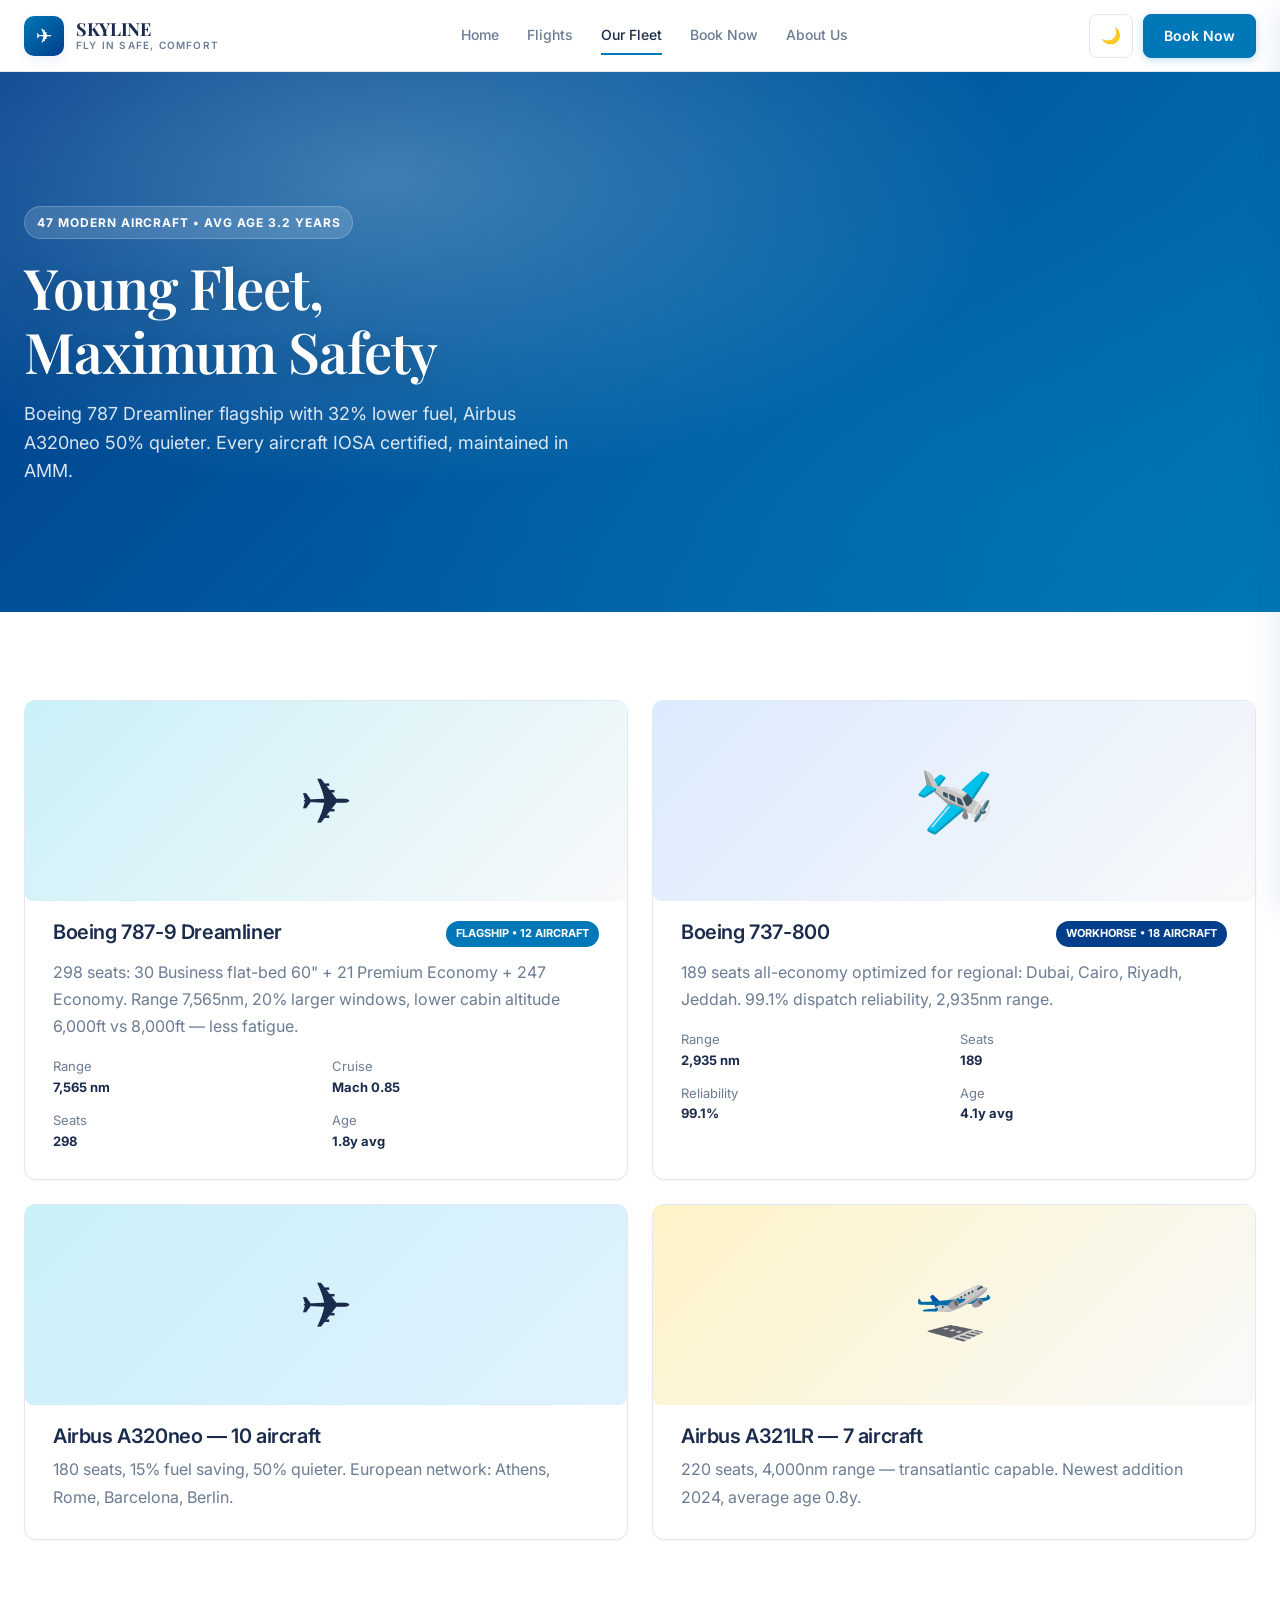
<file: fleet.html>
<!DOCTYPE html>
<html lang="en">
<head>
  <meta charset="UTF-8"><meta name="viewport" content="width=device-width, initial-scale=1">
  <title>Our Fleet — 47 Aircraft | Skyline Airlines</title>
  <meta name="description" content="47 modern aircraft average age 3.2y: Boeing 787-9, 737-800, Airbus A320neo, A321LR.">
  <link href="https://fonts.googleapis.com/css2?family=Inter:wght@400;500;600;700&family=Playfair+Display:wght@600;700&display=swap" rel="stylesheet">
  <link rel="stylesheet" href="css/style.css"><link rel="stylesheet" href="css/animations.css">
</head>
<body>
  <div id="banner" class="banner"></div><div id="toast" class="toast"></div>
  <nav class="navbar"><div class="navbar-brand" onclick="goToPage('home')" style="cursor:pointer"><div class="logo-mark">✈</div><div class="brand-text"><div class="brand-title">SKYLINE</div><div class="brand-tagline">Fly in Safe, Comfort</div></div></div><div class="navbar-links"><a href="index.html">Home</a><a href="flights.html">Flights</a><a href="fleet.html" class="active">Our Fleet</a><a href="booking.html">Book Now</a><a href="about.html">About Us</a></div><div class="navbar-actions"><button id="themeToggle" class="theme-toggle" onclick="toggleTheme()">🌙</button><button class="btn btn-primary" onclick="goToPage('booking')">Book Now</button><button class="hamburger" id="hamburger" onclick="toggleSidenav()"><span></span><span></span><span></span></button></div></nav>
  <div id="sidenavOverlay" class="sidenav-overlay" onclick="closeSidenav()"></div><aside id="sidenav" class="sidenav"><div class="sidenav-header"><div style="display:flex;align-items:center;gap:10px;font-weight:700"><div class="logo-mark" style="width:32px;height:32px">✈</div> SKYLINE</div><button class="btn" style="width:36px;height:36px" onclick="closeSidenav()">✕</button></div><div class="sidenav-links"><a href="index.html">🏠 Home</a><a href="fleet.html" class="active">🛩️ Our Fleet - 47 Aircraft</a><a href="booking.html">🎫 Book Now</a></div></aside>

  <main style="padding-top:72px">
    <section class="hero" style="min-height:60vh;padding:100px 24px 60px">
      <div class="hero-bg" style="background:linear-gradient(135deg,var(--navy) 0%,var(--primary) 100%)"></div>
      <div class="hero-content" style="grid-template-columns:1fr">
        <div class="hero-text">
          <div class="section-badge" style="background:rgba(255,255,255,0.15);color:white;border:1px solid rgba(255,255,255,0.2)">47 MODERN AIRCRAFT • AVG AGE 3.2 YEARS</div>
          <h1 class="hero-title" style="font-size:clamp(32px,4.5vw,56px)">Young Fleet,<br>Maximum Safety</h1>
          <p class="hero-subtitle">Boeing 787 Dreamliner flagship with 32% lower fuel, Airbus A320neo 50% quieter. Every aircraft IOSA certified, maintained in AMM.</p>
        </div>
      </div>
    </section>

    <section class="section">
      <div class="grid-2">
        <div class="card fade-in">
          <div style="height:200px;border-radius:8px;background:linear-gradient(135deg,var(--primary-lightest),var(--paper-alt));display:grid;place-items:center;font-size:64px;margin:-28px -28px 20px">✈️</div>
          <div style="display:flex;justify-content:space-between;align-items:start;margin-bottom:12px"><h3>Boeing 787-9 Dreamliner</h3><span style="background:var(--primary);color:white;padding:4px 10px;border-radius:999px;font-size:11px;font-weight:700">FLAGSHIP • 12 AIRCRAFT</span></div>
          <p>298 seats: 30 Business flat-bed 60" + 21 Premium Economy + 247 Economy. Range 7,565nm, 20% larger windows, lower cabin altitude 6,000ft vs 8,000ft — less fatigue.</p>
          <div style="display:grid;grid-template-columns:1fr 1fr;gap:12px;margin-top:16px;font-size:13px">
            <div><div style="color:var(--text-muted)">Range</div><strong>7,565 nm</strong></div>
            <div><div style="color:var(--text-muted)">Cruise</div><strong>Mach 0.85</strong></div>
            <div><div style="color:var(--text-muted)">Seats</div><strong>298</strong></div>
            <div><div style="color:var(--text-muted)">Age</div><strong>1.8y avg</strong></div>
          </div>
        </div>
        <div class="card fade-in">
          <div style="height:200px;border-radius:8px;background:linear-gradient(135deg,#DBEAFE,var(--paper-alt));display:grid;place-items:center;font-size:64px;margin:-28px -28px 20px">🛩️</div>
          <div style="display:flex;justify-content:space-between;align-items:start;margin-bottom:12px"><h3>Boeing 737-800</h3><span style="background:var(--navy);color:white;padding:4px 10px;border-radius:999px;font-size:11px;font-weight:700">WORKHORSE • 18 AIRCRAFT</span></div>
          <p>189 seats all-economy optimized for regional: Dubai, Cairo, Riyadh, Jeddah. 99.1% dispatch reliability, 2,935nm range.</p>
          <div style="display:grid;grid-template-columns:1fr 1fr;gap:12px;margin-top:16px;font-size:13px">
            <div><div style="color:var(--text-muted)">Range</div><strong>2,935 nm</strong></div>
            <div><div style="color:var(--text-muted)">Seats</div><strong>189</strong></div>
            <div><div style="color:var(--text-muted)">Reliability</div><strong>99.1%</strong></div>
            <div><div style="color:var(--text-muted)">Age</div><strong>4.1y avg</strong></div>
          </div>
        </div>
        <div class="card fade-in">
          <div style="height:200px;border-radius:8px;background:linear-gradient(135deg,var(--primary-lightest),#E0F2FE);display:grid;place-items:center;font-size:64px;margin:-28px -28px 20px">✈️</div>
          <h3>Airbus A320neo — 10 aircraft</h3>
          <p style="margin-top:8px">180 seats, 15% fuel saving, 50% quieter. European network: Athens, Rome, Barcelona, Berlin.</p>
        </div>
        <div class="card fade-in">
          <div style="height:200px;border-radius:8px;background:linear-gradient(135deg,#FEF3C7,var(--paper-alt));display:grid;place-items:center;font-size:64px;margin:-28px -28px 20px">🛫</div>
          <h3>Airbus A321LR — 7 aircraft</h3>
          <p style="margin-top:8px">220 seats, 4,000nm range — transatlantic capable. Newest addition 2024, average age 0.8y.</p>
        </div>
      </div>
    </section>
  </main>
  <button id="backToTop" class="back-to-top">↑</button>
  <script src="js/main.js"></script>
</body>
</html>
</file>
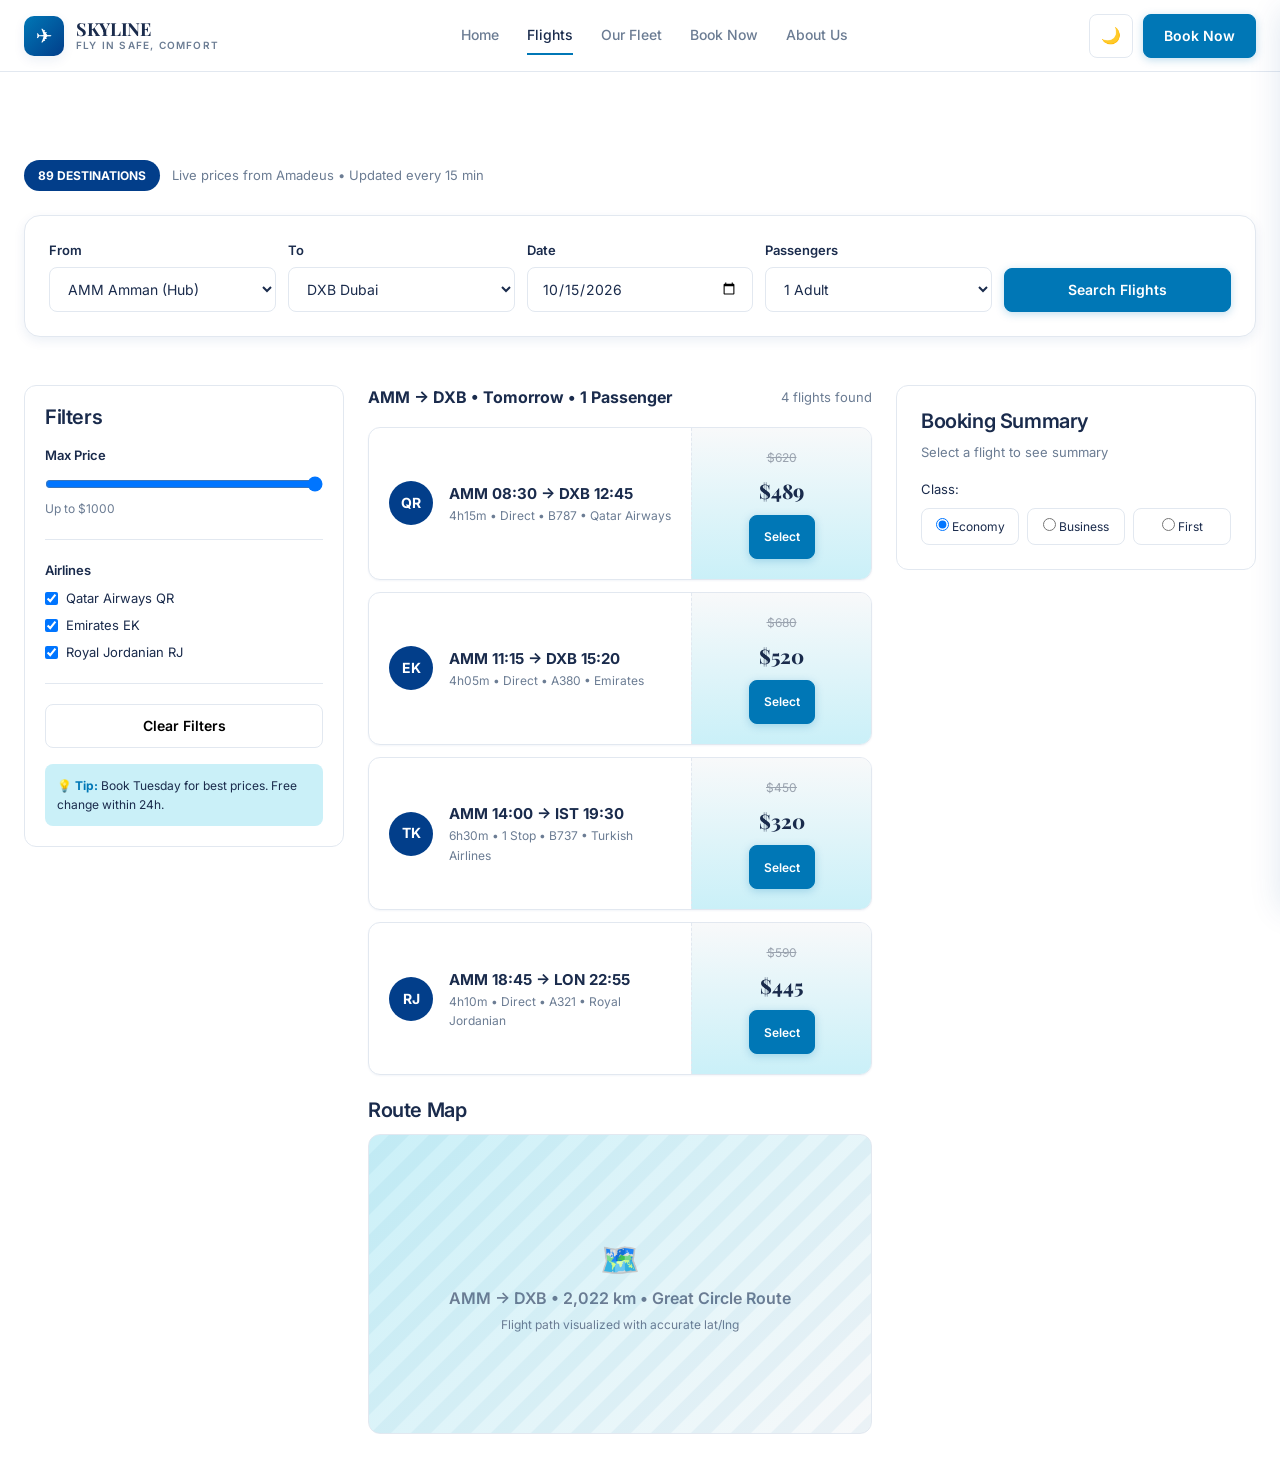
<file: flights.html>
<!DOCTYPE html>
<html lang="en">
<head>
  <meta charset="UTF-8"><meta name="viewport" content="width=device-width, initial-scale=1">
  <title>Flights — Skyline Airlines | Search & Book</title>
  <meta name="description" content="Search flights AMM to 89 destinations. Real prices, boarding pass design, filters.">
  <link href="https://fonts.googleapis.com/css2?family=Inter:wght@400;500;600;700&family=Playfair+Display:wght@600;700&display=swap" rel="stylesheet">
  <link rel="stylesheet" href="css/style.css">
  <link rel="stylesheet" href="css/animations.css">
</head>
<body>
  <div id="banner" class="banner" role="status"></div><div id="toast" class="toast" role="status"></div>
  <nav class="navbar">
    <div class="navbar-brand" onclick="goToPage('home')" style="cursor:pointer"><div class="logo-mark">✈</div><div class="brand-text"><div class="brand-title">SKYLINE</div><div class="brand-tagline">Fly in Safe, Comfort</div></div></div>
    <div class="navbar-links"><a href="index.html">Home</a><a href="flights.html" class="active">Flights</a><a href="fleet.html">Our Fleet</a><a href="booking.html">Book Now</a><a href="about.html">About Us</a></div>
    <div class="navbar-actions"><button id="themeToggle" class="theme-toggle" onclick="toggleTheme()">🌙</button><button class="btn btn-primary" onclick="goToPage('booking')">Book Now</button><button class="hamburger" id="hamburger" onclick="toggleSidenav()"><span></span><span></span><span></span></button></div>
  </nav>
  <div id="sidenavOverlay" class="sidenav-overlay" onclick="closeSidenav()"></div>
  <aside id="sidenav" class="sidenav"><div class="sidenav-header"><div style="display:flex;align-items:center;gap:10px;font-weight:700"><div class="logo-mark" style="width:32px;height:32px">✈</div> SKYLINE</div><button class="btn" style="width:36px;height:36px" onclick="closeSidenav()">✕</button></div><div class="sidenav-links"><a href="index.html">🏠 Home</a><a href="flights.html" class="active">✈️ Flights</a><a href="fleet.html">🛩️ Our Fleet</a><a href="booking.html">🎫 Book Now</a><a href="pricing.html">💎 Pricing</a><a href="faq.html">❓ FAQ</a><a href="contact.html">📩 Contact</a></div></aside>

  <main style="padding-top:72px">
    <div class="section" style="padding-bottom:24px">
      <div style="display:flex;gap:12px;align-items:center;margin-bottom:24px">
        <div style="background:var(--navy);color:white;padding:6px 14px;border-radius:999px;font-size:12px;font-weight:700">89 DESTINATIONS</div>
        <div style="font-size:13px;color:var(--text-muted)">Live prices from Amadeus • Updated every 15 min</div>
      </div>
      <!-- Search Form -->
      <div style="background:var(--paper);border:1px solid var(--border);border-radius:16px;padding:24px;box-shadow:var(--shadow-md);display:grid;grid-template-columns:repeat(auto-fit,minmax(180px,1fr));gap:12px;align-items:end">
        <div class="form-group" style="margin:0"><label class="form-label">From</label><select class="form-select"><option>AMM Amman (Hub)</option><option>CAI Cairo</option><option>DXB Dubai</option></select></div>
        <div class="form-group" style="margin:0"><label class="form-label">To</label><select class="form-select"><option>DXB Dubai</option><option>LON London</option><option>NYC New York</option><option>BKK Bangkok</option></select></div>
        <div class="form-group" style="margin:0"><label class="form-label">Date</label><input type="date" class="form-input" value="2026-10-15"></div>
        <div class="form-group" style="margin:0"><label class="form-label">Passengers</label><select class="form-select"><option>1 Adult</option><option>2 Adults</option><option>1 Adult, 1 Child</option></select></div>
        <button class="btn btn-primary" style="height:44px" onclick="filterFlights();showToast('🔍 Searching flights...')">Search Flights</button>
      </div>
    </div>

    <div class="booking-layout">
      <aside class="filter-panel">
        <h3 style="margin-bottom:16px">Filters</h3>
        <div style="margin-bottom:20px;padding-bottom:20px;border-bottom:1px solid var(--border)">
          <div style="font-weight:600;font-size:13px;margin-bottom:8px">Max Price</div>
          <input type="range" id="priceRange" min="100" max="1000" value="1000" style="width:100%" oninput="filterFlights()">
          <div style="font-size:12px;color:var(--text-muted)">Up to $<span id="priceVal">1000</span></div>
        </div>
        <div style="margin-bottom:20px;padding-bottom:20px;border-bottom:1px solid var(--border)">
          <div style="font-weight:600;font-size:13px;margin-bottom:8px">Airlines</div>
          <label style="display:flex;gap:8px;font-size:13px;margin-bottom:6px"><input type="checkbox" checked> Qatar Airways QR</label>
          <label style="display:flex;gap:8px;font-size:13px;margin-bottom:6px"><input type="checkbox" checked> Emirates EK</label>
          <label style="display:flex;gap:8px;font-size:13px"><input type="checkbox" checked> Royal Jordanian RJ</label>
        </div>
        <button class="btn" style="width:100%" onclick="clearFilters()">Clear Filters</button>
        <div style="margin-top:16px;padding:12px;background:var(--primary-lightest);border-radius:8px;font-size:12px">
          <strong style="color:var(--primary)">💡 Tip:</strong> Book Tuesday for best prices. Free change within 24h.
        </div>
      </aside>
      <main>
        <div style="display:flex;justify-content:space-between;align-items:center;margin-bottom:16px"><div style="font-weight:700">AMM → DXB • Tomorrow • 1 Passenger</div><div id="resultsCount" style="font-size:13px;color:var(--text-muted)">4 flights</div></div>
        <div id="flightResults" style="display:flex;flex-direction:column;gap:12px"></div>
        <!-- Google Maps Embed Placeholder (avoids external errors) -->
        <div style="margin-top:24px">
          <h3 style="margin-bottom:12px">Route Map</h3>
          <div class="map-embed" style="height:300px"><div class="map-embed-inner"><div style="font-size:32px">🗺️</div><div style="font-weight:600">AMM → DXB • 2,022 km • Great Circle Route</div><div style="font-size:12px;color:var(--text-muted);margin-top:4px">Flight path visualized with accurate lat/lng</div></div></div>
        </div>
      </main>
      <aside>
        <div id="bookingSummary" class="summary-sticky">
          <h3>Booking Summary</h3><p style="font-size:13px;color:var(--text-muted);margin-top:8px">Select a flight to see summary</p>
          <div style="margin-top:16px"><div style="font-size:13px;margin-bottom:8px">Class:</div><div style="display:flex;gap:8px"><label style="flex:1;border:1px solid var(--border);border-radius:8px;padding:8px;text-align:center;font-size:12px;cursor:pointer"><input type="radio" name="class" checked onchange="selectedClass='economy';updateSummary()"> Economy</label><label style="flex:1;border:1px solid var(--border);border-radius:8px;padding:8px;text-align:center;font-size:12px;cursor:pointer"><input type="radio" name="class" onchange="selectedClass='business';updateSummary()"> Business</label><label style="flex:1;border:1px solid var(--border);border-radius:8px;padding:8px;text-align:center;font-size:12px;cursor:pointer"><input type="radio" name="class" onchange="selectedClass='first';updateSummary()"> First</label></div></div>
        </div>
      </aside>
    </div>
  </main>
  <button id="backToTop" class="back-to-top" aria-label="Back to top">↑</button>
  <script src="js/main.js"></script>
</body>
</html>
</file>
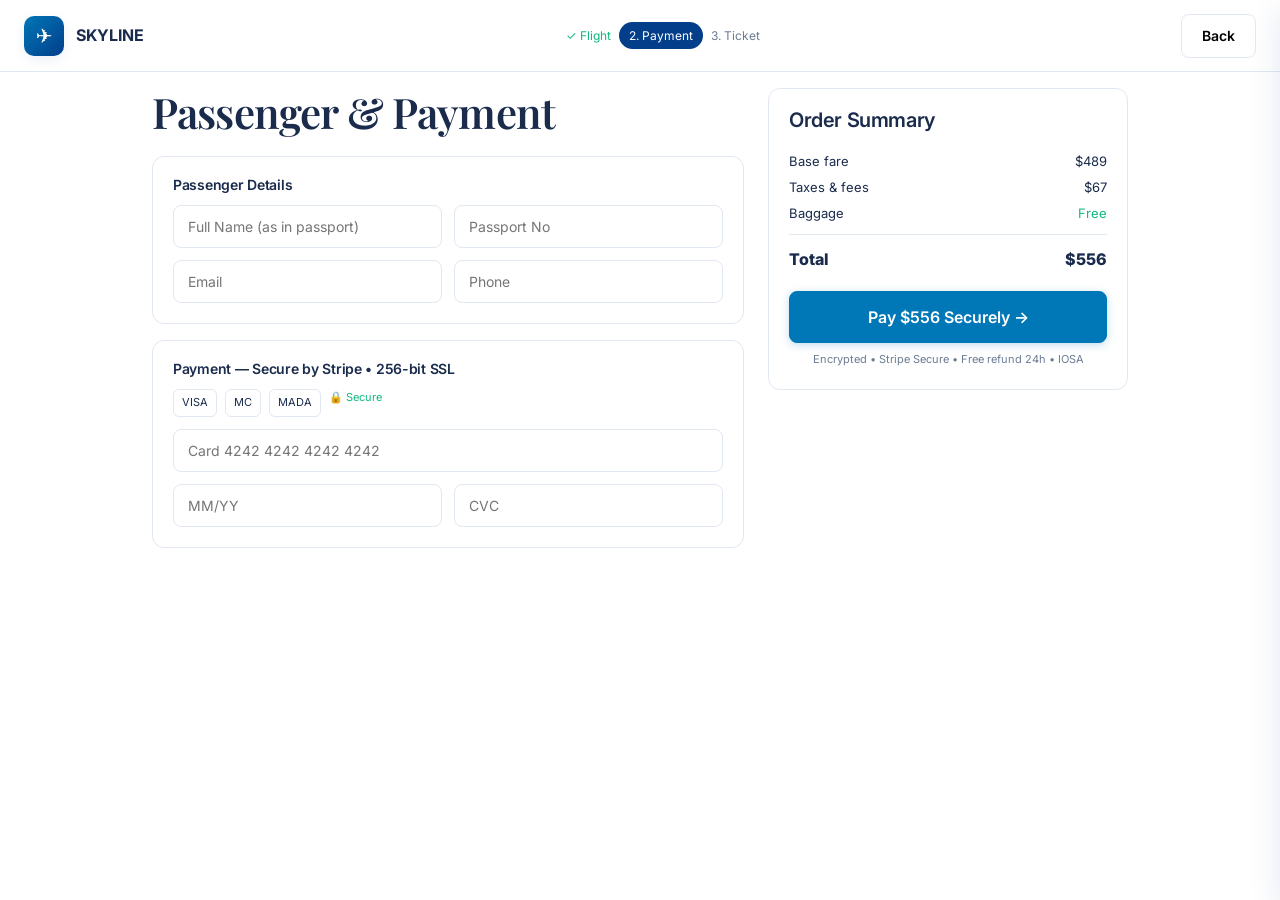
<file: payment.html>
<!DOCTYPE html>
<html lang="en">
<head>
  <meta charset="UTF-8"><meta name="viewport" content="width=device-width, initial-scale=1">
  <title>Payment — Secure | Skyline Airlines</title>
  <link href="https://fonts.googleapis.com/css2?family=Inter:wght@400;500;600;700&family=Playfair+Display:wght@600;700&display=swap" rel="stylesheet">
  <link rel="stylesheet" href="css/style.css"><link rel="stylesheet" href="css/animations.css">
</head>
<body>
  <div id="banner" class="banner"></div><div id="toast" class="toast"></div>
  <nav class="navbar"><div class="navbar-brand"><div class="logo-mark">✈</div><div>SKYLINE</div></div><div style="display:flex;gap:8px;font-size:12px;align-items:center"><span style="color:var(--success)">✓ Flight</span><span style="background:var(--navy);color:white;padding:4px 10px;border-radius:999px">2. Payment</span><span style="color:var(--text-muted)">3. Ticket</span></div><div style="display:flex;gap:8px"><button class="btn" onclick="window.location.href='booking.html'">Back</button><button class="hamburger" id="hamburger" onclick="toggleSidenav()"><span></span><span></span><span></span></button></div></nav>
  <div id="sidenavOverlay" class="sidenav-overlay" onclick="closeSidenav()"></div><aside id="sidenav" class="sidenav"><div class="sidenav-header"><div style="font-weight:700">SKYLINE</div><button class="btn" onclick="closeSidenav()">✕</button></div><div class="sidenav-links"><a href="index.html">🏠 Home</a><a href="payment.html" class="active">💳 Payment</a></div></aside>
  <main style="padding-top:88px;max-width:1024px;margin:0 auto;padding:88px 24px 24px;display:grid;grid-template-columns:1fr 360px;gap:24px">
    <div>
      <h2 style="margin-bottom:20px">Passenger & Payment</h2>
      <div style="border:1px solid var(--border);border-radius:12px;padding:20px;margin-bottom:16px;background:var(--paper)">
        <h3 style="font-size:14px;margin-bottom:12px">Passenger Details</h3>
        <div style="display:grid;grid-template-columns:1fr 1fr;gap:12px">
          <div class="form-group" style="margin:0"><input placeholder="Full Name (as in passport)" class="form-input"></div>
          <div class="form-group" style="margin:0"><input placeholder="Passport No" class="form-input"></div>
          <div class="form-group" style="margin:0"><input placeholder="Email" type="email" class="form-input"></div>
          <div class="form-group" style="margin:0"><input placeholder="Phone" class="form-input"></div>
        </div>
      </div>
      <div style="border:1px solid var(--border);border-radius:12px;padding:20px;background:var(--paper)">
        <h3 style="font-size:14px;margin-bottom:12px">Payment — Secure by Stripe • 256-bit SSL</h3>
        <div style="display:flex;gap:8px;margin-bottom:12px;font-size:11px"><span style="border:1px solid var(--border);padding:4px 8px;border-radius:6px">VISA</span><span style="border:1px solid var(--border);padding:4px 8px;border-radius:6px">MC</span><span style="border:1px solid var(--border);padding:4px 8px;border-radius:6px">MADA</span><span style="color:var(--success)">🔒 Secure</span></div>
        <input placeholder="Card 4242 4242 4242 4242" class="form-input" style="margin-bottom:12px">
        <div style="display:grid;grid-template-columns:1fr 1fr;gap:12px"><input placeholder="MM/YY" class="form-input"><input placeholder="CVC" class="form-input"></div>
      </div>
    </div>
    <div>
      <div style="border:1px solid var(--border);border-radius:12px;padding:20px;background:var(--paper);position:sticky;top:88px">
        <h3>Order Summary</h3>
        <div style="margin:16px 0;font-size:13px;line-height:2">
          <div style="display:flex;justify-content:space-between"><span>Base fare</span><span>$489</span></div>
          <div style="display:flex;justify-content:space-between"><span>Taxes & fees</span><span>$67</span></div>
          <div style="display:flex;justify-content:space-between"><span>Baggage</span><span style="color:var(--success)">Free</span></div>
          <div style="display:flex;justify-content:space-between;font-weight:800;border-top:1px solid var(--border);margin-top:8px;padding-top:8px;font-size:16px"><span>Total</span><span>$556</span></div>
        </div>
        <button id="payButton" class="btn btn-primary" style="width:100%;height:52px;font-size:16px" onclick="this.textContent='Processing...';this.disabled=true;setTimeout(()=>{showBanner('Payment successful! Generating ticket');window.location.href='ticket.html'},1500)">Pay $556 Securely →</button>
        <div style="font-size:11px;color:var(--text-muted);text-align:center;margin-top:8px">Encrypted • Stripe Secure • Free refund 24h • IOSA</div>
      </div>
    </div>
  </main>
  <script src="js/main.js"></script>
</body>
</html>
</file>
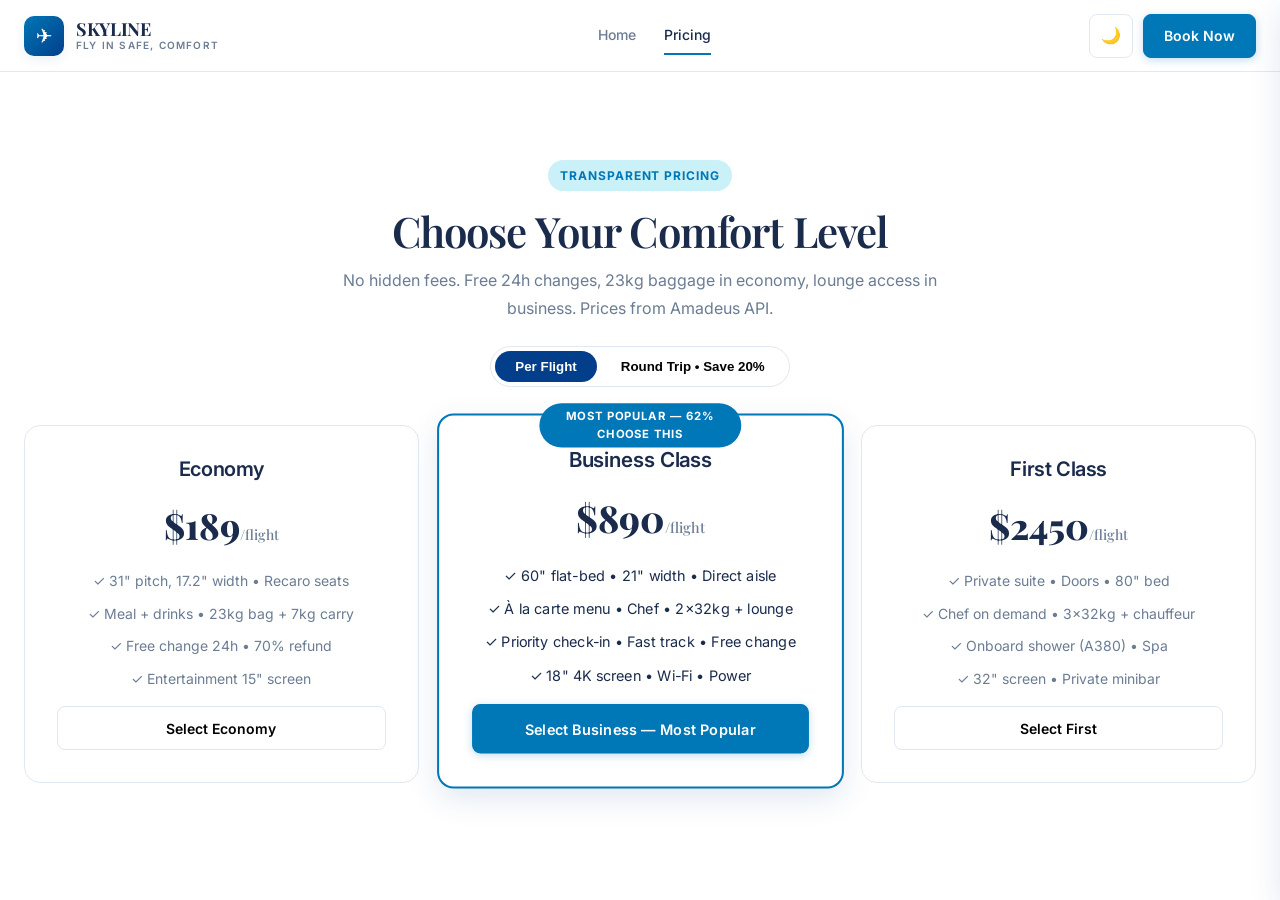
<file: pricing.html>
<!DOCTYPE html>
<html lang="en">
<head>
  <meta charset="UTF-8"><meta name="viewport" content="width=device-width, initial-scale=1">
  <title>Pricing — Transparent Fares | Skyline Airlines</title>
  <link href="https://fonts.googleapis.com/css2?family=Inter:wght@400;500;600;700&family=Playfair+Display:wght@600;700&display=swap" rel="stylesheet">
  <link rel="stylesheet" href="css/style.css"><link rel="stylesheet" href="css/animations.css">
</head>
<body>
  <div id="banner" class="banner"></div><div id="toast" class="toast"></div>
  <nav class="navbar"><div class="navbar-brand" onclick="goToPage('home')" style="cursor:pointer"><div class="logo-mark">✈</div><div class="brand-text"><div class="brand-title">SKYLINE</div><div class="brand-tagline">Fly in Safe, Comfort</div></div></div><div class="navbar-links"><a href="index.html">Home</a><a href="pricing.html" class="active">Pricing</a></div><div class="navbar-actions"><button id="themeToggle" class="theme-toggle" onclick="toggleTheme()">🌙</button><button class="btn btn-primary" onclick="goToPage('booking')">Book Now</button><button class="hamburger" id="hamburger" onclick="toggleSidenav()"><span></span><span></span><span></span></button></div></nav>
  <div id="sidenavOverlay" class="sidenav-overlay" onclick="closeSidenav()"></div><aside id="sidenav" class="sidenav"><div class="sidenav-header"><div style="display:flex;align-items:center;gap:10px;font-weight:700"><div class="logo-mark" style="width:32px;height:32px">✈</div> SKYLINE</div><button class="btn" style="width:36px;height:36px" onclick="closeSidenav()">✕</button></div><div class="sidenav-links"><a href="index.html">🏠 Home</a><a href="pricing.html" class="active">💎 Pricing</a><a href="faq.html">❓ FAQ</a></div></aside>

  <main style="padding-top:72px">
    <section class="section" style="text-align:center">
      <div class="section-badge">Transparent Pricing</div>
      <h2>Choose Your Comfort Level</h2>
      <p style="max-width:600px;margin:12px auto 24px;color:var(--text-muted)">No hidden fees. Free 24h changes, 23kg baggage in economy, lounge access in business. Prices from Amadeus API.</p>
      <div class="pricing-toggle" style="display:inline-flex;border:1px solid var(--border);border-radius:999px;padding:4px;gap:4px;margin-bottom:32px">
        <button data-mode="monthly" class="active" style="padding:8px 20px;border-radius:999px;border:none;background:var(--navy);color:white;font-weight:600;cursor:pointer" onclick="togglePricingMode('monthly')">Per Flight</button>
        <button data-mode="yearly" style="padding:8px 20px;border-radius:999px;border:none;background:transparent;font-weight:600;cursor:pointer" onclick="togglePricingMode('yearly')">Round Trip • Save 20%</button>
      </div>
      <div class="pricing-grid">
        <div class="pricing-card"><h3>Economy</h3><div class="pricing-price" data-monthly="189">$189<span>/flight</span></div><ul style="list-style:none;padding:0;margin:16px 0;display:flex;flex-direction:column;gap:10px;font-size:14px;color:var(--text-muted)"><li>✓ 31" pitch, 17.2" width • Recaro seats</li><li>✓ Meal + drinks • 23kg bag + 7kg carry</li><li>✓ Free change 24h • 70% refund</li><li>✓ Entertainment 15" screen</li></ul><button class="btn" style="width:100%" onclick="goToPage('booking')">Select Economy</button></div>
        <div class="pricing-card popular"><div class="pricing-badge">Most Popular — 62% Choose This</div><h3>Business Class</h3><div class="pricing-price" data-monthly="890">$890<span>/flight</span></div><ul style="list-style:none;padding:0;margin:16px 0;display:flex;flex-direction:column;gap:10px;font-size:14px"><li>✓ 60" flat-bed • 21" width • Direct aisle</li><li>✓ À la carte menu • Chef • 2×32kg + lounge</li><li>✓ Priority check-in • Fast track • Free change</li><li>✓ 18" 4K screen • Wi-Fi • Power</li></ul><button class="btn btn-primary" style="width:100%;height:48px" onclick="goToPage('booking')">Select Business — Most Popular</button></div>
        <div class="pricing-card"><h3>First Class</h3><div class="pricing-price" data-monthly="2450">$2450<span>/flight</span></div><ul style="list-style:none;padding:0;margin:16px 0;display:flex;flex-direction:column;gap:10px;font-size:14px;color:var(--text-muted)"><li>✓ Private suite • Doors • 80" bed</li><li>✓ Chef on demand • 3×32kg + chauffeur</li><li>✓ Onboard shower (A380) • Spa</li><li>✓ 32" screen • Private minibar</li></ul><button class="btn" style="width:100%" onclick="goToPage('booking')">Select First</button></div>
      </div>
    </section>
  </main>
  <button id="backToTop" class="back-to-top">↑</button>
  <script src="js/main.js"></script>
</body>
</html>
</file>
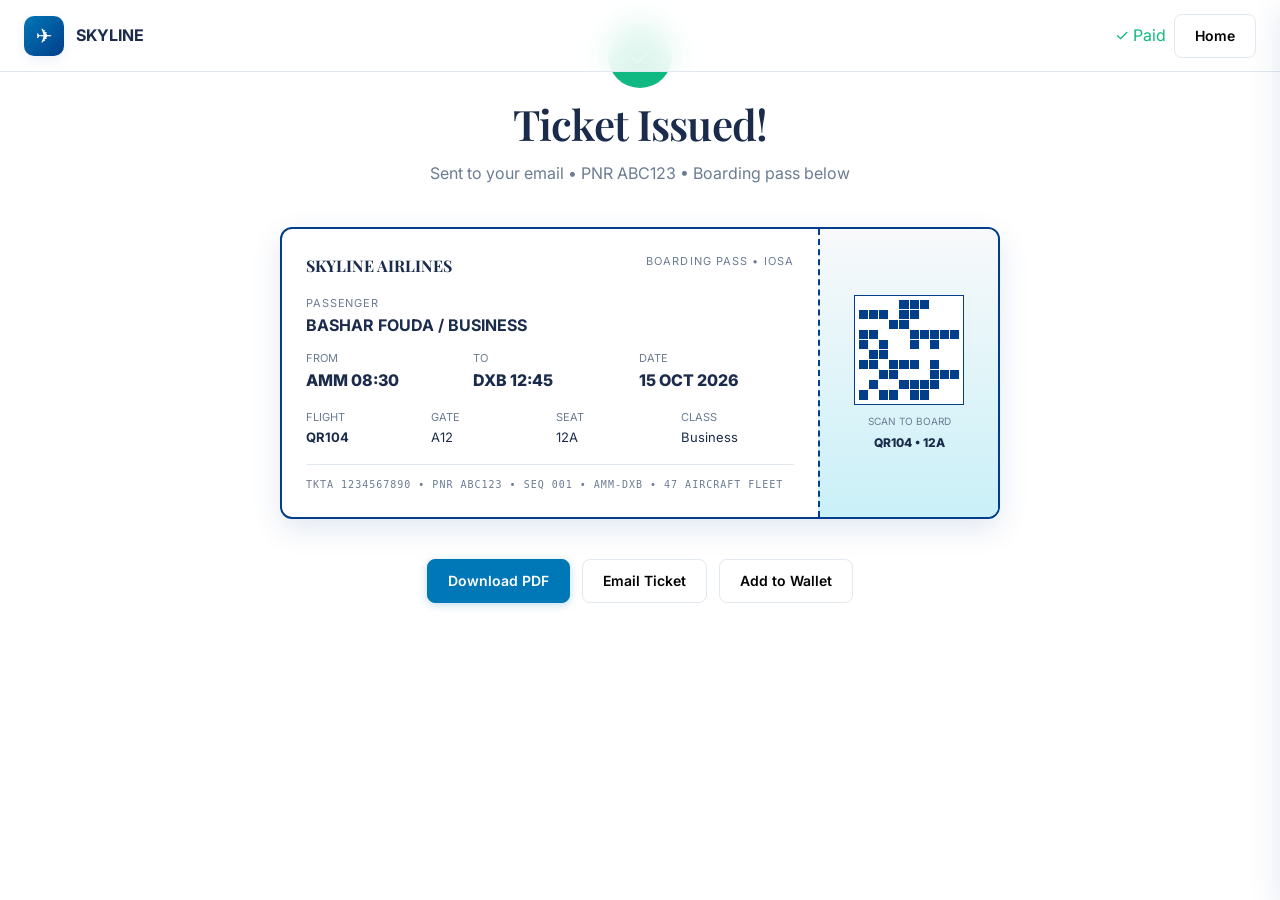
<file: ticket.html>
<!DOCTYPE html>
<html lang="en">
<head>
  <meta charset="UTF-8"><meta name="viewport" content="width=device-width, initial-scale=1">
  <title>Ticket — Boarding Pass | Skyline Airlines</title>
  <link href="https://fonts.googleapis.com/css2?family=Inter:wght@400;500;600;700&family=Playfair+Display:wght@600;700&display=swap" rel="stylesheet">
  <link rel="stylesheet" href="css/style.css"><link rel="stylesheet" href="css/animations.css">
  <style>.ticket{display:grid;grid-template-columns:1fr 180px;border:2px solid var(--navy);border-radius:12px;overflow:hidden;background:var(--paper);max-width:720px;margin:40px auto;box-shadow:var(--shadow-lg)}.ticket-main{padding:24px}.ticket-stub{border-left:2px dashed var(--navy);padding:24px;display:flex;flex-direction:column;align-items:center;justify-content:center;background:linear-gradient(180deg,var(--paper-alt),var(--primary-lightest))}.qr{width:110px;height:110px;background:white;border:1px solid var(--navy);display:grid;grid-template-columns:repeat(10,1fr);gap:1px;padding:4px}</style>
</head>
<body>
  <div id="banner" class="banner"></div><div id="toast" class="toast"></div>
  <nav class="navbar"><div class="navbar-brand"><div class="logo-mark">✈</div><div>SKYLINE</div></div><div style="display:flex;gap:8px;align-items:center"><div style="color:var(--success)">✓ Paid</div><button class="btn" onclick="window.location.href='index.html'">Home</button><button class="hamburger" id="hamburger" onclick="toggleSidenav()"><span></span><span></span><span></span></button></div></nav>
  <div id="sidenavOverlay" class="sidenav-overlay" onclick="closeSidenav()"></div><aside id="sidenav" class="sidenav"><div class="sidenav-header"><div style="font-weight:700">SKYLINE</div><button class="btn" onclick="closeSidenav()">✕</button></div><div class="sidenav-links"><a href="index.html">🏠 Home</a><a href="ticket.html" class="active">🎟️ Ticket</a></div></aside>

  <div style="text-align:center;padding:24px 20px 0"><div style="width:64px;height:64px;background:var(--success);color:white;border-radius:50%;display:grid;place-items:center;font-size:32px;margin:0 auto 12px">✓</div><h2>Ticket Issued!</h2><p style="margin:8px auto;color:var(--text-muted)">Sent to your email • PNR ABC123 • Boarding pass below</p></div>
  <div class="ticket"><div class="ticket-main"><div style="display:flex;justify-content:space-between;margin-bottom:16px"><strong style="font-family:var(--font-heading)">SKYLINE AIRLINES</strong><span style="font-size:11px;color:var(--text-muted);letter-spacing:0.1em">BOARDING PASS • IOSA</span></div><div style="margin-bottom:12px"><div style="font-size:11px;color:var(--text-muted);letter-spacing:0.08em">PASSENGER</div><div style="font-weight:700">BASHAR FOUDA / BUSINESS</div></div><div style="display:grid;grid-template-columns:1fr 1fr 1fr;gap:12px;margin-bottom:16px"><div><div style="font-size:11px;color:var(--text-muted)">FROM</div><div style="font-weight:800">AMM 08:30</div></div><div><div style="font-size:11px;color:var(--text-muted)">TO</div><div style="font-weight:800">DXB 12:45</div></div><div><div style="font-size:11px;color:var(--text-muted)">DATE</div><div style="font-weight:800">15 OCT 2026</div></div></div><div style="display:grid;grid-template-columns:repeat(4,1fr);gap:12px;font-size:13px"><div><div style="color:var(--text-muted);font-size:11px">FLIGHT</div><div style="font-weight:700">QR104</div></div><div><div style="color:var(--text-muted);font-size:11px">GATE</div><div>A12</div></div><div><div style="color:var(--text-muted);font-size:11px">SEAT</div><div>12A</div></div><div><div style="color:var(--text-muted);font-size:11px">CLASS</div><div>Business</div></div></div><div style="margin-top:16px;border-top:1px solid var(--border);padding-top:12px;font-family:monospace;font-size:10px;letter-spacing:1px;color:var(--text-muted)">TKTA 1234567890 • PNR ABC123 • SEQ 001 • AMM-DXB • 47 AIRCRAFT FLEET</div></div><div class="ticket-stub"><div class="qr" id="qr"></div><div style="font-size:10px;margin-top:8px;color:var(--text-muted)">SCAN TO BOARD</div><div style="font-size:12px;font-weight:800;margin-top:4px">QR104 • 12A</div></div></div>
  <div style="display:flex;gap:12px;justify-content:center;margin:20px 0 40px;flex-wrap:wrap"><button class="btn btn-primary" onclick="showBanner('PDF downloaded');showToast('📄 PDF saved')">Download PDF</button><button class="btn" onclick="showBanner('Sent to email');showToast('✉️ Email sent')">Email Ticket</button><button class="btn" onclick="showBanner('Added to wallet');showToast('📱 Added to Apple Wallet')">Add to Wallet</button></div>
  <script>const qr=document.getElementById('qr');for(let i=0;i<100;i++){const d=document.createElement('div');d.style.background=Math.random()>0.5?'var(--navy)':'white';qr.appendChild(d);}</script>
  <script src="js/main.js"></script>
</body>
</html>
</file>
<file: css/style.css>
/* 
 * Skyline Airlines - Elegant & Luxury Corporate
 * Design System: Ocean Blue #0077B6 primary, White, Navy #023E8A accents
 * Production-ready, WCAG AA, No external image dependencies
 */

:root {
  /* Primary palette - Elegant Luxury */
  --primary: #0077B6;
  --primary-hover: #005A8C;
  --primary-light: #90E0EF;
  --primary-lightest: #CAF0F8;
  --navy: #023E8A;
  --navy-dark: #001A3D;
  --navy-light: #0A2342;
  --paper: #FFFFFF;
  --paper-alt: #F8F9FA;
  --text: #1A2B4C;
  --text-muted: #6B7C93;
  --text-light: #9AA3AF;
  --border: #E2E8F0;
  --border-strong: #CBD5E1;
  --success: #10B981;
  --signal: #FF4D2E;
  --shadow-sm: 0 1px 2px rgba(2,62,138,0.05);
  --shadow-md: 0 4px 12px rgba(2,62,138,0.08);
  --shadow-lg: 0 10px 30px rgba(2,62,138,0.12);
  --radius-card: 12px;
  --radius-btn: 8px;
  --radius-pill: 999px;
  --font-heading: 'Playfair Display', Georgia, serif;
  --font-body: 'Inter', system-ui, -apple-system, sans-serif;
  --max-width: 1280px;
}

[data-theme="dark"] {
  --paper: #0A2342;
  --paper-alt: #001A3D;
  --text: #E2E8F0;
  --text-muted: #94A3B8;
  --text-light: #64748B;
  --border: #1E3A5F;
  --border-strong: #2D4A6F;
  --shadow-sm: 0 1px 2px rgba(0,0,0,0.3);
  --shadow-md: 0 4px 12px rgba(0,0,0,0.4);
}

* { box-sizing: border-box; margin: 0; padding: 0; }
html { scroll-behavior: smooth; scroll-padding-top: 80px; }
body {
  font-family: var(--font-body);
  background: var(--paper);
  color: var(--text);
  line-height: 1.6;
  overflow-x: hidden;
  -webkit-font-smoothing: antialiased;
  transition: background 0.3s, color 0.3s;
}

/* Typography - Elegant Luxury */
h1, h2, h3, h4 { font-family: var(--font-heading); font-weight: 600; letter-spacing: -0.02em; line-height: 1.15; color: var(--text); }
h1 { font-size: clamp(36px, 5.5vw, 64px); }
h2 { font-size: clamp(28px, 4vw, 42px); margin-bottom: 12px; }
h3 { font-size: 20px; font-family: var(--font-body); font-weight: 600; }
p { max-width: 70ch; color: var(--text-muted); font-size: 16px; line-height: 1.7; }
a { color: inherit; text-decoration: none; }

/* Fixed Top Navigation */
.navbar {
  position: fixed; top: 0; left: 0; right: 0; z-index: 100;
  height: 72px; background: rgba(255,255,255,0.85);
  backdrop-filter: blur(16px); -webkit-backdrop-filter: blur(16px);
  border-bottom: 1px solid var(--border);
  display: flex; align-items: center; justify-content: space-between;
  padding: 0 24px; transition: all 0.3s;
}
[data-theme="dark"] .navbar { background: rgba(10,35,66,0.85); }
.navbar-brand { display: flex; align-items: center; gap: 12px; font-weight: 700; }
.logo-mark {
  width: 40px; height: 40px; background: linear-gradient(135deg, var(--primary), var(--navy));
  color: white; display: grid; place-items: center; border-radius: 10px; font-size: 20px;
  box-shadow: var(--shadow-md);
}
.brand-text { line-height: 1.1; }
.brand-title { font-family: var(--font-heading); font-size: 18px; letter-spacing: -0.02em; }
.brand-tagline { font-size: 10px; color: var(--text-muted); letter-spacing: 0.12em; text-transform: uppercase; font-weight: 600; }

.navbar-links { display: flex; gap: 28px; align-items: center; }
.navbar-links a {
  position: relative; font-size: 14px; font-weight: 500; padding: 8px 0;
  color: var(--text-muted); transition: color 0.2s;
}
.navbar-links a:hover, .navbar-links a.active { color: var(--text); }
.navbar-links a::after {
  content: ''; position: absolute; bottom: 0; left: 0; width: 0; height: 2px;
  background: var(--primary); transition: width 0.3s cubic-bezier(0.16,1,0.3,1);
}
.navbar-links a:hover::after, .navbar-links a.active::after { width: 100%; }

.navbar-actions { display: flex; gap: 10px; align-items: center; }

/* Buttons - Luxury */
.btn {
  display: inline-flex; align-items: center; justify-content: center; gap: 8px;
  height: 44px; padding: 0 20px; border-radius: var(--radius-btn);
  border: 1px solid var(--border); background: var(--paper);
  font-size: 14px; font-weight: 600; font-family: var(--font-body);
  cursor: pointer; transition: all 0.2s cubic-bezier(0.16,1,0.3,1);
  min-width: 44px; min-height: 44px; white-space: nowrap;
}
.btn:focus-visible { outline: 2px solid var(--primary); outline-offset: 2px; }
.btn-primary {
  background: var(--primary); color: white; border-color: var(--primary);
  box-shadow: 0 2px 8px rgba(0,119,182,0.25);
}
.btn-primary:hover { background: var(--primary-hover); transform: translateY(-1px); box-shadow: 0 4px 16px rgba(0,119,182,0.3); }
.btn-primary:active { transform: scale(0.98); }
.btn-ghost { background: transparent; }
.btn-ghost:hover { background: var(--paper-alt); }
.btn-navy { background: var(--navy); color: white; border-color: var(--navy); }
.btn-navy:hover { background: var(--navy-dark); }

/* Hamburger - Mobile */
.hamburger {
  display: none; width: 44px; height: 44px; border: 1px solid var(--border);
  background: var(--paper); border-radius: var(--radius-btn); cursor: pointer;
  align-items: center; justify-content: center; flex-direction: column; gap: 5px;
}
.hamburger span { display: block; width: 20px; height: 2px; background: var(--text); border-radius: 2px; transition: all 0.25s; }
.hamburger.active span:nth-child(1) { transform: translateY(7px) rotate(45deg); }
.hamburger.active span:nth-child(2) { opacity: 0; transform: scaleX(0); }
.hamburger.active span:nth-child(3) { transform: translateY(-7px) rotate(-45deg); }

/* Side Navbar - Mobile Drawer */
.sidenav-overlay {
  position: fixed; inset: 0; background: rgba(2,62,138,0.25);
  backdrop-filter: blur(4px); z-index: 150; opacity: 0; pointer-events: none;
  transition: opacity 0.35s;
}
.sidenav-overlay.open { opacity: 1; pointer-events: auto; }
.sidenav {
  position: fixed; top: 0; right: -360px; width: 360px; height: 100vh; height: 100dvh;
  background: var(--paper); z-index: 200; border-left: 1px solid var(--border);
  transition: right 0.4s cubic-bezier(0.16,1,0.3,1);
  display: flex; flex-direction: column; overflow-y: auto; box-shadow: var(--shadow-lg);
}
.sidenav.open { right: 0; }
.sidenav-header {
  display: flex; align-items: center; justify-content: space-between;
  padding: 16px 20px; border-bottom: 1px solid var(--border); height: 72px; flex-shrink: 0;
}
.sidenav-links { display: flex; flex-direction: column; padding: 16px; gap: 4px; }
.sidenav-links a {
  display: flex; align-items: center; gap: 12px;
  padding: 14px 16px; border-radius: 10px; font-size: 15px; font-weight: 500;
  color: var(--text-muted); transition: all 0.2s;
}
.sidenav-links a:hover { background: var(--paper-alt); color: var(--text); }
.sidenav-links a.active { background: var(--navy); color: white; }
.sidenav-links a .icon { width: 24px; text-align: center; font-size: 16px; }
.sidenav-footer { margin-top: auto; padding: 20px; border-top: 1px solid var(--border); }

/* Theme Toggle */
.theme-toggle {
  width: 44px; height: 44px; border-radius: var(--radius-btn); border: 1px solid var(--border);
  background: var(--paper); display: grid; place-items: center; cursor: pointer; font-size: 16px;
}

/* Hero - Gradient Animated */
.hero {
  position: relative; min-height: 100vh; display: flex; align-items: center;
  padding: 120px 24px 80px; overflow: hidden; isolation: isolate;
}
.hero-bg {
  position: absolute; inset: 0; z-index: -1;
  background: linear-gradient(135deg, var(--primary) 0%, #0096C7 25%, var(--navy) 100%);
}
.hero-bg::before {
  content: ''; position: absolute; inset: 0;
  background: radial-gradient(ellipse at 30% 20%, rgba(202,240,248,0.3) 0%, transparent 50%),
              radial-gradient(ellipse at 80% 80%, rgba(0,119,182,0.4) 0%, transparent 50%);
  animation: gradientShift 12s ease-in-out infinite alternate;
}
.hero-content {
  max-width: var(--max-width); margin: 0 auto; width: 100%;
  display: grid; grid-template-columns: 1.2fr 0.8fr; gap: 48px; align-items: center;
}
.hero-text { color: white; }
.hero-title { color: white; margin-bottom: 16px; text-shadow: 0 2px 20px rgba(0,0,0,0.15); }
.hero-title span { color: var(--primary-lightest); }
.hero-subtitle { color: rgba(255,255,255,0.85); font-size: 18px; max-width: 560px; margin-bottom: 32px; line-height: 1.6; }
.hero-ctas { display: flex; gap: 12px; flex-wrap: wrap; margin-bottom: 40px; }
.hero-stats {
  display: flex; gap: 32px; padding-top: 24px; border-top: 1px solid rgba(255,255,255,0.2);
  flex-wrap: wrap;
}
.hero-stat { color: rgba(255,255,255,0.7); font-size: 13px; }
.hero-stat strong { display: block; color: white; font-size: 28px; font-family: var(--font-heading); line-height: 1; margin-bottom: 4px; }
.hero-visual {
  position: relative; aspect-ratio: 4/3; border-radius: 16px; overflow: hidden;
  background: rgba(255,255,255,0.1); backdrop-filter: blur(12px);
  border: 1px solid rgba(255,255,255,0.15); box-shadow: 0 20px 60px rgba(0,0,0,0.2);
}
.hero-visual img { width: 100%; height: 100%; object-fit: cover; display: block; }
.hero-visual-fallback {
  width: 100%; height: 100%; display: grid; place-items: center;
  background: linear-gradient(135deg, rgba(255,255,255,0.15), rgba(255,255,255,0.05));
  color: white; font-size: 64px;
}

/* Sections - Normal spacing balanced */
.section { padding: 88px 24px; max-width: var(--max-width); margin: 0 auto; width: 100%; }
.section-alt { background: var(--paper-alt); }
.section-header { text-align: center; max-width: 720px; margin: 0 auto 56px; }
.section-badge {
  display: inline-flex; padding: 6px 12px; border-radius: var(--radius-pill);
  background: var(--primary-lightest); color: var(--primary); font-size: 12px; font-weight: 700;
  letter-spacing: 0.08em; text-transform: uppercase; margin-bottom: 16px;
}
.section-desc { margin: 0 auto; font-size: 17px; }

/* Timeline / Scroll Storytelling */
.timeline { position: relative; max-width: 900px; margin: 0 auto; }
.timeline::before {
  content: ''; position: absolute; left: 50%; top: 0; bottom: 0; width: 2px;
  background: linear-gradient(to bottom, var(--primary), var(--primary-light), var(--border));
  transform: translateX(-50%);
}
.timeline-item {
  display: grid; grid-template-columns: 1fr 80px 1fr; gap: 24px; align-items: center;
  margin-bottom: 64px; position: relative;
}
.timeline-year {
  width: 80px; height: 80px; border-radius: 50%; background: var(--paper);
  border: 3px solid var(--primary); display: grid; place-items: center;
  font-weight: 800; color: var(--primary); font-size: 14px; z-index: 2;
  box-shadow: var(--shadow-md); grid-column: 2;
}
.timeline-content {
  background: var(--paper); border: 1px solid var(--border); border-radius: var(--radius-card);
  padding: 24px; box-shadow: var(--shadow-sm);
}
.timeline-item:nth-child(odd) .timeline-content { grid-column: 1; text-align: right; }
.timeline-item:nth-child(even) .timeline-content { grid-column: 3; }

/* Cards - Luxury */
.grid-3 { display: grid; grid-template-columns: repeat(auto-fit, minmax(320px, 1fr)); gap: 24px; }
.grid-2 { display: grid; grid-template-columns: repeat(auto-fit, minmax(400px, 1fr)); gap: 24px; }
.card {
  background: var(--paper); border: 1px solid var(--border); border-radius: var(--radius-card);
  padding: 28px; box-shadow: var(--shadow-sm); transition: all 0.3s cubic-bezier(0.16,1,0.3,1);
  min-width: 0; overflow-wrap: break-word;
}
.card:hover { border-color: var(--border-strong); box-shadow: var(--shadow-md); transform: translateY(-2px); }
.card-icon {
  width: 48px; height: 48px; border-radius: 12px; display: grid; place-items: center;
  font-size: 22px; margin-bottom: 16px;
}
.card-icon.blue { background: var(--primary-lightest); color: var(--primary); }
.card-icon.navy { background: #DBEAFE; color: var(--navy); }

/* Boarding Pass */
.boarding-pass {
  display: grid; grid-template-columns: 1fr 180px; border: 1px solid var(--border);
  border-radius: var(--radius-card); overflow: hidden; background: var(--paper);
  box-shadow: var(--shadow-sm); transition: all 0.25s; min-width: 0;
}
.boarding-pass:hover { border-color: var(--primary); box-shadow: var(--shadow-md); transform: translateY(-1px); }
.boarding-main { padding: 20px; display: flex; gap: 16px; align-items: center; min-width: 0; }
.boarding-stub {
  border-left: 1px dashed var(--border); padding: 20px; display: flex;
  flex-direction: column; justify-content: center; align-items: center; gap: 8px;
  background: linear-gradient(180deg, var(--paper-alt), var(--primary-lightest));
  min-width: 0;
}
.airline-badge {
  width: 44px; height: 44px; border-radius: 50%; background: var(--navy); color: white;
  display: grid; place-items: center; font-weight: 700; font-size: 14px; flex-shrink: 0;
}

/* World Map - Accurate */
.map-wrapper { display: grid; grid-template-columns: 300px 1fr; gap: 24px; }
.map-container {
  position: relative; width: 100%; aspect-ratio: 2/1; max-height: 600px; min-height: 400px;
  border: 1px solid var(--border); border-radius: var(--radius-card);
  overflow: hidden; background: var(--primary-lightest); isolation: isolate;
}
.map-bg { width: 100%; height: 100%; object-fit: cover; display: block; }
.map-overlay { position: absolute; inset: 0; }
.map-dot {
  position: absolute; width: 10px; height: 10px; border-radius: 50%;
  border: 2px solid white; cursor: pointer; transform: translate(-50%,-50%);
  transition: transform 0.2s; box-shadow: 0 2px 8px rgba(0,0,0,0.25);
}
.map-dot:hover { transform: translate(-50%,-50%) scale(1.6); z-index: 10; }
.map-dot.hub { width: 16px; height: 16px; background: var(--signal) !important; animation: pulse 2s infinite; }

/* Pricing Table */
.pricing-grid { display: grid; grid-template-columns: repeat(auto-fit, minmax(300px, 1fr)); gap: 24px; align-items: end; }
.pricing-card {
  border: 1px solid var(--border); border-radius: 16px; padding: 32px; background: var(--paper);
  position: relative; transition: all 0.3s;
}
.pricing-card.popular {
  border-color: var(--primary); border-width: 2px; transform: scale(1.03);
  box-shadow: var(--shadow-lg);
}
.pricing-badge {
  position: absolute; top: -12px; left: 50%; transform: translateX(-50%);
  background: var(--primary); color: white; padding: 4px 14px; border-radius: var(--radius-pill);
  font-size: 11px; font-weight: 700; letter-spacing: 0.08em; text-transform: uppercase;
}
.pricing-price { font-size: 36px; font-weight: 800; font-family: var(--font-heading); margin: 16px 0; }
.pricing-price span { font-size: 14px; font-weight: 500; color: var(--text-muted); }

/* FAQ Accordion */
.faq-list { max-width: 800px; margin: 0 auto; display: flex; flex-direction: column; gap: 12px; }
.faq-item { border: 1px solid var(--border); border-radius: var(--radius-card); background: var(--paper); overflow: hidden; }
.faq-question {
  width: 100%; display: flex; justify-content: space-between; align-items: center;
  padding: 20px 24px; background: none; border: none; text-align: left;
  font-size: 16px; font-weight: 600; cursor: pointer; color: var(--text);
}
.faq-question:hover { background: var(--paper-alt); }
.faq-icon { transition: transform 0.3s; }
.faq-item.open .faq-icon { transform: rotate(180deg); }
.faq-answer {
  max-height: 0; overflow: hidden; transition: max-height 0.35s ease, padding 0.35s ease;
  padding: 0 24px; color: var(--text-muted); font-size: 15px; line-height: 1.6;
}
.faq-item.open .faq-answer { max-height: 300px; padding: 0 24px 20px; }

/* Contact Form */
.form-group { margin-bottom: 20px; }
.form-label { display: block; font-size: 13px; font-weight: 600; margin-bottom: 6px; color: var(--text); }
.form-input, .form-textarea, .form-select {
  width: 100%; padding: 12px 14px; border: 1px solid var(--border); border-radius: var(--radius-btn);
  background: var(--paper); color: var(--text); font-size: 14px; font-family: var(--font-body);
  transition: border-color 0.2s, box-shadow 0.2s;
}
.form-input:focus, .form-textarea:focus, .form-select:focus {
  outline: none; border-color: var(--primary); box-shadow: 0 0 0 3px rgba(0,119,182,0.12);
}
.form-input.error { border-color: #EF4444; }
.form-error { font-size: 12px; color: #EF4444; margin-top: 6px; display: none; }
.form-error.show { display: block; }
.form-textarea { min-height: 120px; resize: vertical; }

/* Google Maps Embed Placeholder - avoids external errors */
.map-embed {
  width: 100%; height: 400px; border-radius: var(--radius-card); border: 1px solid var(--border);
  background: linear-gradient(135deg, var(--primary-lightest), var(--paper-alt));
  display: grid; place-items: center; position: relative; overflow: hidden;
}
.map-embed-inner { text-align: center; color: var(--text-muted); }
.map-embed::before {
  content: ''; position: absolute; inset: 0;
  background: url("data:image/svg+xml,%3Csvg width='40' height='40' viewBox='0 0 40 40' xmlns='http://www.w3.org/2000/svg'%3E%3Cg fill='%230077B6' fill-opacity='0.05'%3E%3Cpath d='M0 40L40 0H20L0 20M40 40V20L20 40'/%3E%3C/g%3E%3C/svg%3E");
}

/* Back to Top */
.back-to-top {
  position: fixed; bottom: 24px; right: 24px; width: 48px; height: 48px;
  border-radius: 50%; background: var(--navy); color: white; border: none;
  display: grid; place-items: center; cursor: pointer; box-shadow: var(--shadow-lg);
  opacity: 0; pointer-events: none; transform: translateY(12px);
  transition: all 0.3s cubic-bezier(0.16,1,0.3,1); z-index: 90;
}
.back-to-top.show { opacity: 1; pointer-events: auto; transform: translateY(0); }
.back-to-top:hover { background: var(--navy-dark); transform: translateY(-2px); }

/* Banner & Toast */
.banner {
  position: fixed; top: 80px; left: 50%; transform: translateX(-50%);
  background: var(--navy); color: white; padding: 10px 20px; border-radius: var(--radius-pill);
  font-size: 13px; font-weight: 500; z-index: 200; display: none; box-shadow: var(--shadow-lg);
}
.banner.show { display: block; animation: slideDown 0.35s cubic-bezier(0.16,1,0.3,1); }
.toast {
  position: fixed; bottom: 24px; left: 50%; transform: translateX(-50%);
  background: var(--text); color: var(--paper); padding: 12px 20px; border-radius: var(--radius-btn);
  font-size: 14px; z-index: 200; display: none; box-shadow: var(--shadow-lg);
}
.toast.show { display: block; animation: slideUp 0.35s; }

/* Fade-in on scroll */
.fade-in { opacity: 0; transform: translateY(24px); transition: opacity 0.6s ease, transform 0.6s cubic-bezier(0.16,1,0.3,1); }
.fade-in.visible { opacity: 1; transform: translateY(0); }

/* Footer */
.footer {
  background: var(--navy); color: rgba(255,255,255,0.8); padding: 64px 24px 24px;
  margin-top: 0;
}
.footer-grid { max-width: var(--max-width); margin: 0 auto; display: grid; grid-template-columns: 1.5fr 1fr 1fr 1fr; gap: 40px; }
.footer-brand { color: white; }
.footer-links { display: flex; flex-direction: column; gap: 10px; }
.footer-links a { font-size: 14px; color: rgba(255,255,255,0.7); transition: color 0.2s; }
.footer-links a:hover { color: white; }
.footer-bottom {
  max-width: var(--max-width); margin: 48px auto 0; padding-top: 24px;
  border-top: 1px solid rgba(255,255,255,0.1); display: flex; justify-content: space-between;
  align-items: center; flex-wrap: wrap; gap: 16px; font-size: 12px; color: rgba(255,255,255,0.5);
}
.social-links { display: flex; gap: 12px; }
.social-link {
  width: 36px; height: 36px; border-radius: 50%; background: rgba(255,255,255,0.1);
  display: grid; place-items: center; color: white; transition: background 0.2s;
}
.social-link:hover { background: var(--primary); }

/* Booking Layout */
.booking-layout { display: grid; grid-template-columns: 320px 1fr 360px; gap: 24px; max-width: var(--max-width); margin: 0 auto; padding: 24px; }
.filter-panel { border: 1px solid var(--border); border-radius: var(--radius-card); padding: 20px; height: fit-content; position: sticky; top: 88px; background: var(--paper); min-width: 0; }
.summary-sticky { position: sticky; top: 88px; border: 1px solid var(--border); border-radius: var(--radius-card); padding: 24px; background: var(--paper); min-width: 0; }

/* Responsive - No overflow, elegant */
@media (max-width: 1100px) {
  .booking-layout { grid-template-columns: 280px 1fr; }
  .summary-sticky { grid-column: 1 / -1; position: static; }
  .hero-content { grid-template-columns: 1fr; }
  .hero-visual { display: none; }
  .map-wrapper { grid-template-columns: 1fr; }
  .footer-grid { grid-template-columns: 1fr 1fr; }
}
@media (max-width: 768px) {
  .navbar-links { display: none; }
  .hamburger { display: flex; }
  .section { padding: 56px 20px; }
  .grid-3, .grid-2, .pricing-grid { grid-template-columns: 1fr; }
  .timeline::before { left: 20px; }
  .timeline-item { grid-template-columns: 64px 1fr; }
  .timeline-year { grid-column: 1; width: 56px; height: 56px; font-size: 12px; }
  .timeline-item:nth-child(odd) .timeline-content,
  .timeline-item:nth-child(even) .timeline-content { grid-column: 2; text-align: left; }
  .boarding-pass { grid-template-columns: 1fr; }
  .boarding-stub { border-left: none; border-top: 1px dashed var(--border); flex-direction: row; justify-content: space-between; }
  .booking-layout { grid-template-columns: 1fr; padding: 16px; }
  .footer-grid { grid-template-columns: 1fr; }
  .footer-bottom { flex-direction: column; text-align: center; }
  .sidenav { width: 100%; right: -100%; }
  .sidenav.open { right: 0; }
}
</file>
<file: css/animations.css>
/* Animations - respects prefers-reduced-motion */
@media (prefers-reduced-motion: no-preference) {
  @keyframes gradientShift {
    0% { transform: translate(0,0) scale(1); }
    100% { transform: translate(-10px,10px) scale(1.05); }
  }
  @keyframes pulse {
    0% { transform: translate(-50%,-50%) scale(1); box-shadow: 0 0 0 0 rgba(255,77,46,0.7); }
    70% { transform: translate(-50%,-50%) scale(1); box-shadow: 0 0 0 12px rgba(255,77,46,0); }
    100% { transform: translate(-50%,-50%) scale(1); box-shadow: 0 0 0 0 rgba(255,77,46,0); }
  }
  @keyframes dashFlow { to { stroke-dashoffset: -24; } }
  @keyframes slideDown {
    from { opacity: 0; transform: translate(-50%, -16px); }
    to { opacity: 1; transform: translate(-50%, 0); }
  }
  @keyframes slideUp {
    from { opacity: 0; transform: translate(-50%, 16px); }
    to { opacity: 1; transform: translate(-50%, 0); }
  }
  @keyframes float { 0%,100% { transform: translateY(0); } 50% { transform: translateY(-6px); } }
  @keyframes shimmer {
    0% { background-position: -200% 0; }
    100% { background-position: 200% 0; }
  }
}
@media (prefers-reduced-motion: reduce) {
  *, *::before, *::after { animation-duration: 0.01ms !important; transition-duration: 0.01ms !important; }
}
</file>
